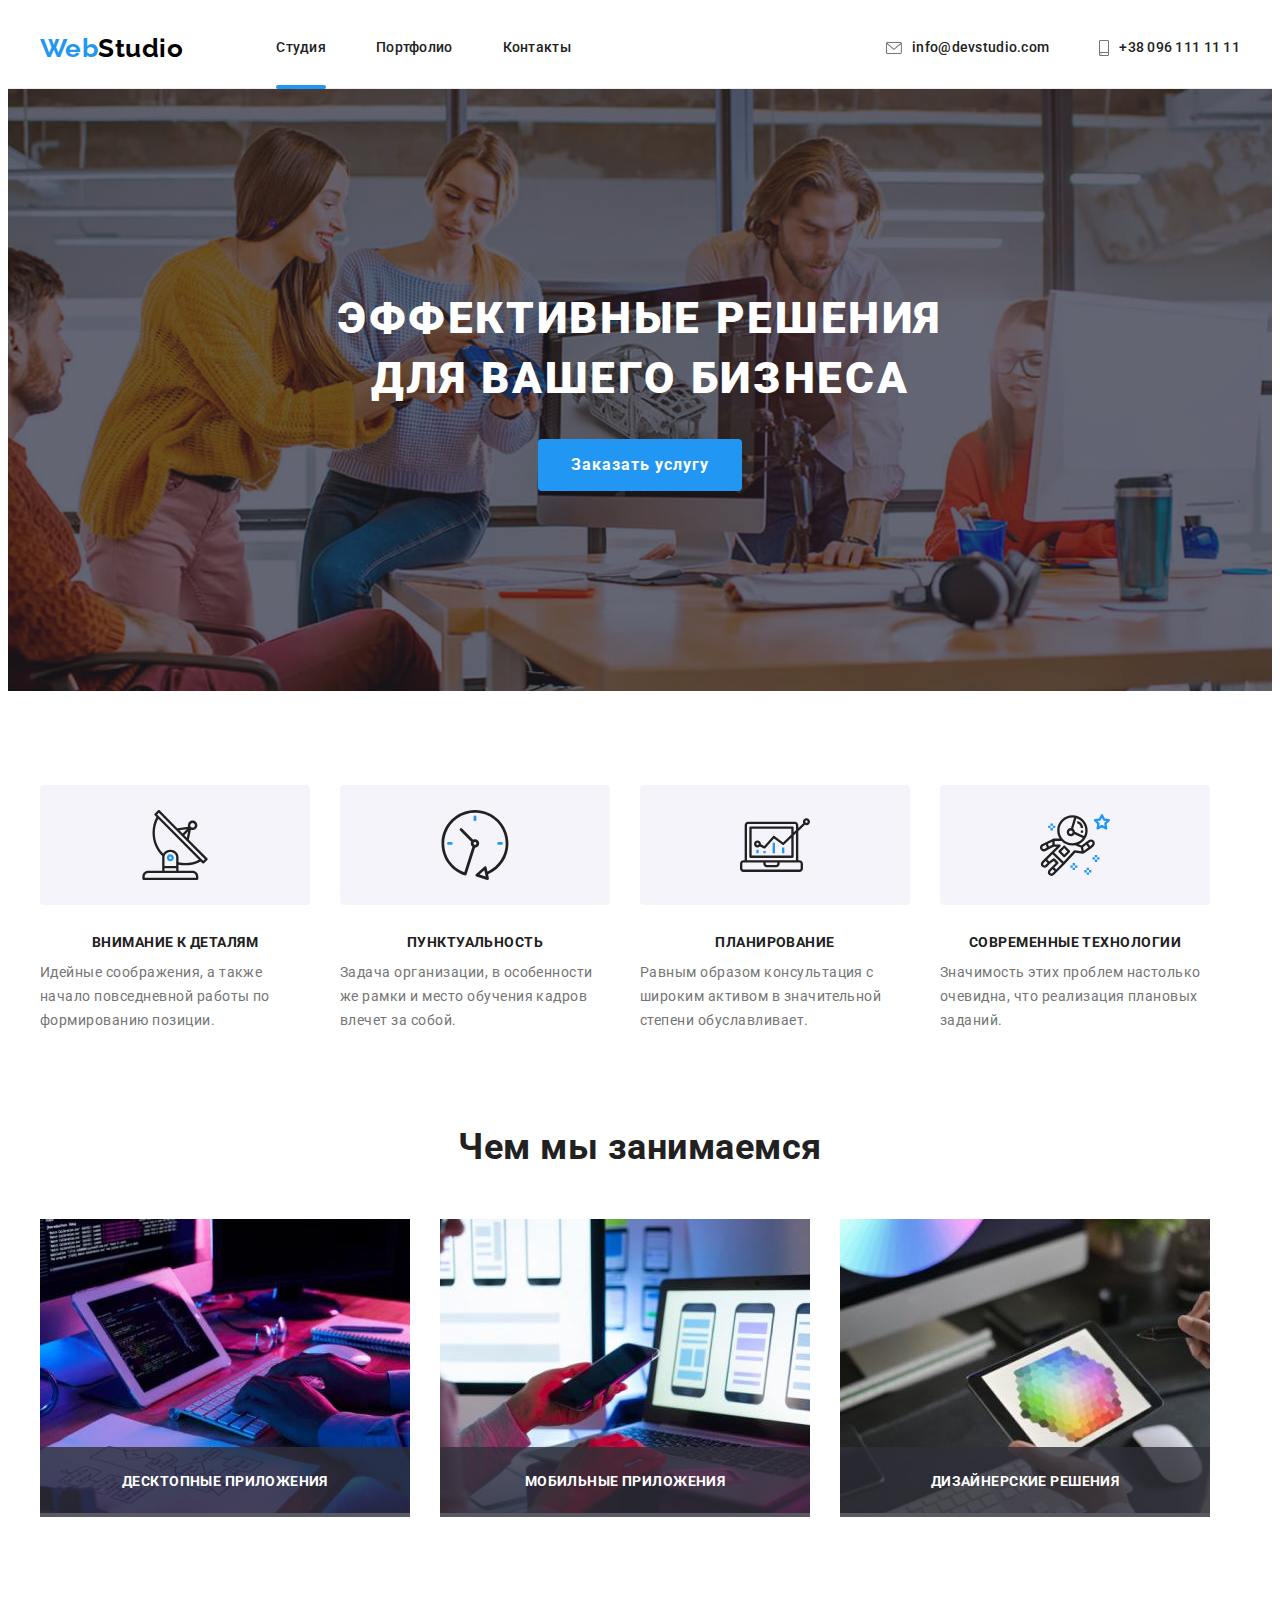
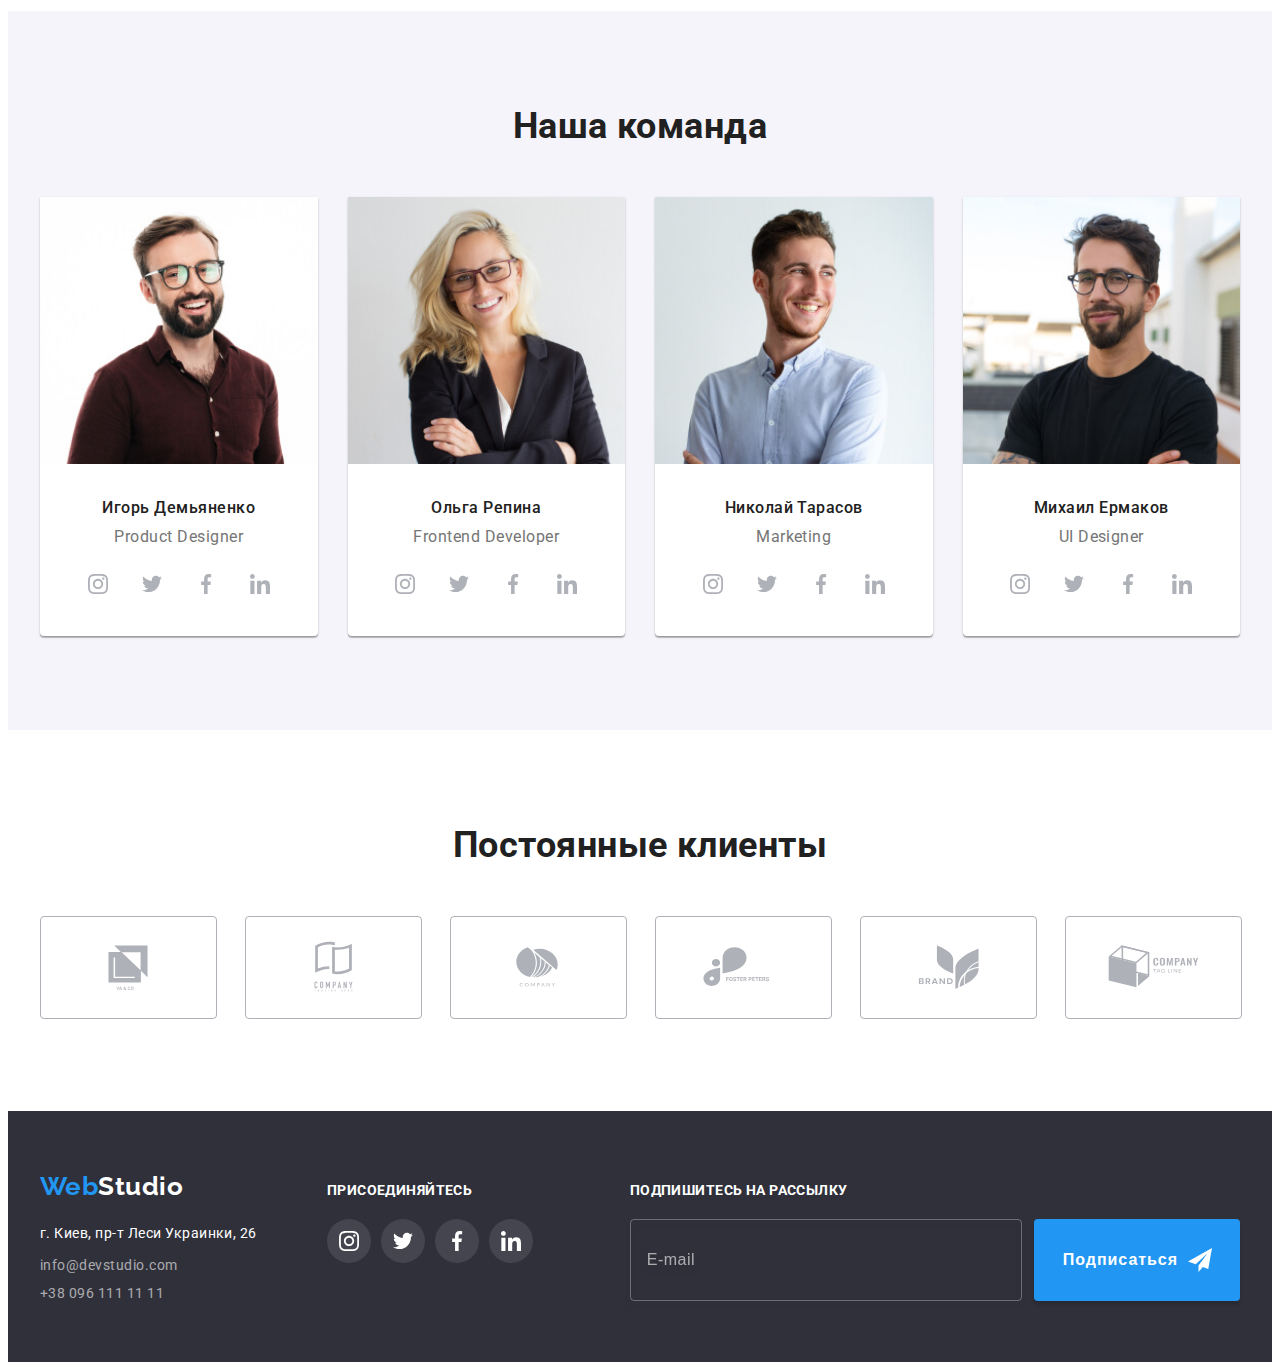
<file: index.html>
<!DOCTYPE html>
<html lang="ru">
    <head>
        <meta charset="UTF-8">
        <meta http-equiv="X-UA-Compatible" content="IE=edge">
        <meta name="viewport" content="width=device-width, initial-scale=1.0">
        <title>Студия</title>
        <link href="https://fonts.googleapis.com/css2?family=Raleway:wght@700&family=Roboto:wght@400;500;700;900&display=swap"
            rel="stylesheet"/>
        <link rel="stylesheet" href="https://cdnjs.cloudflare.com/ajax/libs/modern-normalize/1.1.0/modern-normalize.min.css" integrity="sha512-wpPYUAdjBVSE4KJnH1VR1HeZfpl1ub8YT/NKx4PuQ5NmX2tKuGu6U/JRp5y+Y8XG2tV+wKQpNHVUX03MfMFn9Q==" crossorigin="anonymous" referrerpolicy="no-referrer"/>
        <link rel="stylesheet" href="./css/styles.css"/>
        <link rel="stylesheet" href="./css/main.css" />
    </head>
    <body>
        <header class="page-header">
            <div class="container page-header__main">
                <div class="page-header__container">
                    <a href="/" class="logo"><span class="page-header__logo">Web</span>Studio</a>
                    <div>
                        <button type="button" class="menu__button-burger">
                            <svg class="" width="40" height="40">
                                <use class="icon-menu" href="./images/icons.svg#icon-menu"></use>
                            </svg>
                        </button>
                    </div>
                </div>
                 
                <nav class="page-header__nav">
                        <ul class="page-header__item">
                            <li class="page-header__element"><a href="./" class="page-header__text page-header__text--invers page-header__text--current">Студия</a></li>
                            <li class="page-header__element"><a href="./portfolio.html"
                                                    class="page-header__text page-header__text--invers">Портфолио</a></li>
                            <li class="page-header__element"><a href="" class="page-header__text page-header__text--invers">Контакты</a>
                                            </li>
                        </ul>
                </nav>
                <ul class="page-header__contact">
                    <li class="page-header__title"><a href="mailto:info@devstudio.com"
                        class="page-contact__link page-contact__link--invers">
                        <svg class="page-header__icon page-header__icon--envelope" width="16" height="12">
                            <use href="./images/icons.svg#icon-envelope">
                            </use>
                        </svg>info@devstudio.com</a>
                    </li>
                    <li class="page-header__title"><a href="tel:+380961111111"
                         class="page-contact__link page-contact__link--invers page-contact__link--tel">
                        <svg class="page-header__icon page-header__icon--smartphone" width="10" height="16">
                            <use href="./images/icons.svg#icon-smartphone">
                            </use>
                        </svg>+38 096 111 11 11</a>
                    </li>
                </ul>
                
                <div class="menu is-hidden">
                    
                        <div class="menu-nav">
                        <button type="button" class="menu__button-close">
                            <svg width="40" height="40">
                                <use class="menu__icon-close" href="./images/icons.svg#icon-close"></use>
                            </svg>
                        </button>
                                
                       
                            <ul class="menu-nav__item">
                                <li class="menu-nav__element"><a href="./index.html"
                                        class="menu-nav__text menu-nav__text--invers menu-nav__text--current">Студия</a></li>
                                <li class="menu-nav__element"><a href="./portfolio.html"
                                        class="menu-nav__text menu-nav__text--invers">Портфолио</a></li>
                                <li class="menu-nav__element"><a href="" class="menu-nav__text menu-nav__text--invers">Контакты</a></li>
                            </ul>
                        </div>
                        <div class="connection">
                            <ul class="menu-contact">
                                <li class="menu-contact__item"><a href="tel:+380961111111"
                                        class="menu-contact__tel menu-contact__tel--invers">
                                        +38 096 111 11 11</a>
                                </li>
                                <li class="menu-contact__item"><a href="mailto:info@devstudio.com"
                                        class="menu-contact__mail menu-contact__mail--invers ">
                                        info@devstudio.com</a>
                                </li>
                        
                            </ul>
                            <ul class="header-social">
                                <li class="header-social__item">
                                    <a class="header-social__link" href="">Instagram</a>
                                </li>
                                <li class="header-social__item">
                                    <a class="header-social__link" href="">Twitter</a>
                                </li>
                                <li class="header-social__item">
                                    <a class="header-social__link" href="">Facebook</a>
                                </li>
                                <li class="header-social__item">
                                    <a class="header-social__link" href="">LinkedIn</a>
                                </li>
                            </ul>
                        </div>
                    
                </div>
            </div>
        </header>
                
        <main>
            <section class="section-business">
                <div class="container">
                    <h1 class="section-business__slogan">Эффективные решения <br> для вашего бизнеса</h1>
                    <button type="button" class="section-business__button" data-modal-open>Заказать услугу</button>
                </div>
            </section>
            <section class="examples">
                <div class="container">
                    <h2 class="visually-hidden">секция преимуществ</h2>
                    <ul class="section-feature">
                        <li class="section-feature__item">
                            <div class="advantage">
                                <svg width="70" height="70">
                                    <use href="./images/icons.svg#icon-antenna">
                                    </use>
                                </svg>
                            </div>
                            <h3 class="advantage__name">Внимание к деталям</h3>
                            <p class="advantage__text">Идейные соображения, а также начало повседневной работы по формированию позиции.</p>
                        </li>
                        <li class="section-feature__item">
                            <div class="advantage">
                                <svg width="70" height="70">
                                    <use href="./images/icons.svg#icon-clock">
                                    </use>
                                </svg>
                            </div>
                            <h3 class="advantage__name">Пунктуальность</h3>
                            <p class="advantage__text">Задача организации, в особенности же рамки и место обучения кадров влечет за собой.</p>
                        </li>
                        <li class="section-feature__item">
                            <div class="advantage">
                                <svg width="70" height="70">
                                    <use href="./images/icons.svg#icon-diagram">
                                    </use>
                                </svg>
                            </div>
                            <h3 class="advantage__name">Планирование</h3>
                            <p class="advantage__text">Равным образом консультация с широким активом в значительной степени обуславливает.</p>
                        </li>
                        <li class="section-feature__item">
                            <div class="advantage">
                                <svg width="70" height="70">
                                    <use href="./images/icons.svg#icon-astronaut">
                                    </use>
                                </svg>
                            </div>
                            <h3 class="advantage__name">Современные технологии</h3>
                            <p class="advantage__text">Значимость этих проблем настолько очевидна, что реализация плановых заданий.</p>
                        </li>
                    </ul>
                </div>
            </section>
            <section class="section section-foto reviews">
                <div class="container">
                    <h2 class="section__title">Чем мы занимаемся</h2>
                        <ul class="section-work">
                            <li class="foto">
                                <picture>
                                    <source srcset="./images/occupation/occ-1-desktop.jpg 1x, ./images/occupation/occ-1-desktop@2x.jpg 2x"
                                        media="(min-width: 1200px)" />
                                    <img src="./images/box1.jpg" alt="планшет, руки на клавиатуре, включенный монитор">
                                </picture>
                                
                                <p class="foto__list">Десктопные приложения</p>
                                
                            </li>
                            <li class="foto">
                                <picture>
                                    <source srcset="./images/occupation/occ-2-desktop.jpg 1x, ./images/occupation/occ-2-desktop@2x.jpg 2x"
                                        media="(min-width: 1200px)" />
                                    <img src="./images/box2.jpg" alt="телефон и открытый ноутбук с изображениями телефонов">
                                </picture>
                                
                                <p class="foto__list">Мобильные приложения</p>
                            </li>  
                            <li class="foto">
                                <picture>
                                    <source srcset="./images/occupation/occ-3-desktop.jpg 1x, ./images/occupation/occ-3-desktop@2x.jpg 2x"
                                        media="(min-width: 1200px)" />
                                    <img src="./images/box3.jpg" alt="планшет на рабочем столе">
                                </picture>
                                
                                <p class="foto__list">Дизайнерские решения</p>
                            </li>   
                        </ul>
                </div>
            </section>
            
            <section class="section accent-team"> 
                <div class="container">
                    <h2 class="section__title">Наша команда</h2>
                    <ul class="our-team">
                        <li class="our-team__team">
                            <picture>
                                <source srcset="./images/team/team-1-desktop.jpg 1x, ./images/team/team-1-desktop@2x.jpg 2x"
                                    media="(min-width: 1200px)" />
                                <source srcset="./images/team/team-1-tablet.jpg 1x, ./images/team/team-1-tablet@2x.jpg 2x"
                                    media="(min-width: 768px)" />
                                <source srcset="./images/team/team-1.jpg 1x, ./images/team/team-1@2x.jpg 2x"
                                    media="(min-width: 320px)" />
                                
                                <img class="our-team__img" src="./images/img1.jpg" alt="фото Игоря">
                            </picture>
                           
                            <div class="our-team__member">
                                <h3 class="our-team__name">Игорь Демьяненко</h3>
                                <p class="our-team__position">Product Designer</p>
                                <ul class="our-team__social social">
                                    <li class="social__item">
                                        <a href="" class="social__link">
                                            <svg class="social__icon" width="20" height="20"><use href="./images/icons.svg#icon-instagram"></use></svg>
                                        </a>
                                    </li>
                                    <li class="social__item">
                                        <a href="" class="social__link">
                                            <svg class="social__icon" width="20" height="20">
                                                <use href="./images/icons.svg#icon-twitter"></use>
                                            </svg>
                                        </a>
                                    </li>
                                    <li class="social__item">
                                        <a href="" class="social__link">
                                            <svg class="social__icon" width="20" height="20">
                                                <use href="./images/icons.svg#icon-facebook"></use>
                                            </svg>
                                        </a>
                                    </li>
                                    <li class="social__item">
                                        <a href="" class="social__link">
                                            <svg class="social__icon" width="20" height="20">
                                                <use href="./images/icons.svg#icon-linkedin"></use>
                                            </svg>
                                        </a>
                                    </li>
                                </ul>
                            </div>
                        </li>
                        <li class="our-team__team">
                            <picture>
                                <source srcset="./images/team/team-2-desktop.jpg 1x, ./images/team/team-2-desktop@2x.jpg 2x"
                                    media="(min-width: 1200px)" />
                                <source srcset="./images/team/team-2-tablet.jpg 1x, ./images/team/team-2-tablet@2x.jpg 2x" media="(min-width: 768px)" />
                                <source srcset="./images/team/team-2.jpg 1x, ./images/team/team-2@2x.jpg 2x" media="(min-width: 320px)" />
                                <img class="our-team__img" src="./images/img2.jpg" alt="фото Ольги">
                            </picture>
                           
                            <div class="our-team__member">
                                <h3 class="our-team__name">Ольга Репина</h3>
                                <p class="our-team__position">Frontend Developer</p>
                                <ul class="our-team__social social">
                                    <li class="social__item">
                                        <a href="" class="social__link">
                                            <svg class="social__icon" width="20" height="20">
                                                <use href="./images/icons.svg#icon-instagram"></use>
                                            </svg>
                                        </a>
                                    </li>
                                    <li class="social__item">
                                        <a href="" class="social__link">
                                            <svg class="social__icon" width="20" height="20">
                                                <use href="./images/icons.svg#icon-twitter"></use>
                                            </svg>
                                        </a>
                                    </li>
                                    <li class="social__item">
                                        <a href="" class="social__link">
                                            <svg class="social__icon" width="20" height="20">
                                                <use href="./images/icons.svg#icon-facebook"></use>
                                            </svg>
                                        </a>
                                    </li>
                                    <li class="social__item">
                                        <a href="" class="social__link">
                                            <svg class="social__icon" width="20" height="20">
                                                <use href="./images/icons.svg#icon-linkedin"></use>
                                            </svg>
                                        </a>
                                    </li>
                                </ul>
                            </div>
                        </li>
                        <li class="our-team__team">
                            <picture>
                                <source srcset="./images/team/team-3-desktop.jpg 1x, ./images/team/team-3-desktop@2x.jpg 2x"
                                    media="(min-width: 1200px)" />
                                <source srcset="./images/team/team-3-tablet.jpg 1x, ./images/team/team-3-tablet@2x.jpg 2x" media="(min-width: 768px)" />
                                <source srcset="./images/team/team-3.jpg 1x, ./images/team/team-3@2x.jpg 2x" media="(min-width: 320px)" />
                                <img class="our-team__img" src="./images/img3.jpg" alt="фото Николая">
                            </picture>
                            
                            <div class="our-team__member">
                                <h3 class="our-team__name">Николай Тарасов</h3>
                                <p class="our-team__position">Marketing</p>
                                <ul class="our-team__social social">
                                    <li class="social__item">
                                        <a href="" class="social__link">
                                            <svg class="social__icon" width="20" height="20">
                                                <use href="./images/icons.svg#icon-instagram"></use>
                                            </svg>
                                        </a>
                                    </li>
                                    <li class="social__item">
                                        <a href="" class="social__link">
                                            <svg class="social__icon" width="20" height="20">
                                                <use href="./images/icons.svg#icon-twitter"></use>
                                            </svg>
                                        </a>
                                    </li>
                                    <li class="social__item">
                                        <a href="" class="social__link">
                                            <svg class="social__icon" width="20" height="20">
                                                <use href="./images/icons.svg#icon-facebook"></use>
                                            </svg>
                                        </a>
                                    </li>
                                    <li class="social__item">
                                        <a href="" class="social__link">
                                            <svg class="social__icon" width="20" height="20">
                                                <use href="./images/icons.svg#icon-linkedin"></use>
                                            </svg>
                                        </a>
                                    </li>
                                </ul>
                            </div>
                        </li>
                        <li class="our-team__team">
                            <picture>
                                <source srcset="./images/team/team-4-desktop.jpg 1x, ./images/team/team-4-desktop@2x.jpg 2x"
                                    media="(min-width: 1200px)" />
                                <source srcset="./images/team/team-4-tablet.jpg 1x, ./images/team/team-4-tablet@2x.jpg 2x" media="(min-width: 768px)" />
                                <source srcset="./images/team/team-4.jpg 1x, ./images/team/team-4@2x.jpg 2x" media="(min-width: 320px)" />
                                <img class="our-team__img" src="./images/img4.jpg" alt="фото Михаила">
                            </picture>
                           
                            <div class="our-team__member">
                                <h3 class="our-team__name">Михаил Ермаков</h3>
                                <p class="our-team__position">UI Designer</p>
                                <ul class="our-team__social social">
                                    <li class="social__item">
                                        <a href="" class="social__link">
                                            <svg class="social__icon" width="20" height="20">
                                                <use href="./images/icons.svg#icon-instagram"></use>
                                            </svg>
                                        </a>
                                    </li>
                                    <li class="social__item">
                                        <a href="" class="social__link">
                                            <svg class="social__icon" width="20" height="20">
                                                <use href="./images/icons.svg#icon-twitter"></use>
                                            </svg>
                                        </a>
                                    </li>
                                    <li class="social__item">
                                        <a href="" class="social__link">
                                            <svg class="social__icon" width="20" height="20">
                                                <use href="./images/icons.svg#icon-facebook"></use>
                                            </svg>
                                        </a>
                                    </li>
                                    <li class="social__item">
                                        <a href="" class="social__link">
                                            <svg class="social__icon" width="20" height="20">
                                                <use href="./images/icons.svg#icon-linkedin"></use>
                                            </svg>
                                        </a>
                                    </li>
                                </ul>
                            </div>
                        </li>
                    </ul>
                </div>
            </section>
            <section class="section section-foto">
                <div class="container">
                    <h2 class="section__title">Постоянные клиенты</h2>
                    <ul class="section-client">
                        <li class="section-client__link">
                            <a href="/" class="section-client__image">            
                                <svg class="section-client__icon" width="106" height="60">
                                    <use href="./images/icons.svg#icon-logo6">
                                    </use>
                                </svg>
                            </a>
                        </li>
                        <li class="section-client__link">
                            <a href="" class="section-client__image">
                                <svg class="section-client__icon" width="106" height="60">
                                    <use href="./images/icons.svg#icon-logo5">
                                        </use>
                                </svg>
                            </a>
                        </li>
                        <li class="section-client__link">
                            <a href="" class="section-client__image">
                                <svg class="section-client__icon" width="106" height="60">
                                    <use href="./images/icons.svg#icon-logo4">
                                    </use>
                                </svg>
                            </a>
                        </li>
                        <li class="section-client__link">
                            <a href="" class="section-client__image">
                                <svg class="section-client__icon" width="106" height="60">
                                    <use href="./images/icons.svg#icon-logo3">
                                    </use>
                                </svg>
                            </a>
                            </li>
                        <li class="section-client__link">
                            <a href="" class="section-client__image">
                                <svg class="section-client__icon" width="106" height="60">
                                    <use href="./images/icons.svg#icon-logo1">
                                    </use>
                                </svg>
                            </a>
                        </li>
                        <li class="section-client__link">
                            <a href="" class="section-client__image">
                                <svg class="section-client__icon" width="106" height="60">
                                    <use href="./images/icons.svg#icon-logo2">
                                    </use>
                                </svg>
                            </a>
                        </li>
                    </ul>
                </div>
            </section>

            <footer class="page-footer">
                <div class="container page-footer__container box">
                    <div class="page-footer__social">
                        <a href="/" class="page-footer__logo"><span class="page-header__logo">Web</span>Studio</a>
                        <address class="page-footer__contact">
                            <p class="page-footer__address">г. Киев, пр-т Леси Украинки, 26</p> 
                            <ul class="page-footer__item">
                                <li class="page-footer__auth"><a href="mailto:info@devstudio.com" class="page-footer__link">info@devstudio.com</a></li>
                                <li class="page-footer__auth"><a href="tel:++380961111111" class="page-footer__link">+38 096 111 11 11</a>
                            </ul>
                        </address>
                    </div>
                    <div class="box-footer">
                        <h2 class="box-footer__text">присоединяйтесь</h2>
                        <ul class="box-footer__link">
                            <li class="box-footer__social">
                                <a href="/" class="box-footer__image">
                                    <svg class="box-footer__icon" width="20" height="20"><use href="./images/icons.svg#icon-instagram"></use></svg>
                                </a> 
                            </li>
                            <li class="box-footer__social">
                                <a href="/" class="box-footer__image">
                                    <svg class="box-footer__icon" width="20" height="20">
                                        <use href="./images/icons.svg#icon-twitter"></use>
                                    </svg>
                                </a>    
                            </li>
                            <li class="box-footer__social">
                                <a href="/" class="box-footer__image">
                                    <svg class="box-footer__icon" width="20" height="20">
                                        <use href="./images/icons.svg#icon-facebook"></use>
                                    </svg>
                                </a>
                            </li>
                            <li class="box-footer__social">
                                <a href="/" class="box-footer__image">
                                    <svg class="box-footer__icon" width="20" height="20">
                                        <use href="./images/icons.svg#icon-linkedin"></use>
                                    </svg>
                                </a>
                            </li>
                        </ul>
                    </div> 
                           
                    <div class="box-online box-online--margin-left">
                        <p class="box-footer__text box-footer__margin-bottom">Подпишитесь на рассылку</p>
                        <form action="#" class="box-online__form">
                            <input type="email" class="box-online__input" placeholder="E-mail"/>
                            <div class="box-online__button button-online">
                                <button type="submit" class="button-online__input">Подписаться
                                    <svg class="button-online__icon online-icon" width="24" height="24">
                                        <use href="./images/icons.svg#icon-icon-send"></use>
                                    </svg>
                                </button>
                            </div>
                        </form>
                    </div>
                </div>
            </footer>
            
        </main> 
        <div class="backdrop is-hidden" data-modal>
            <div class="modal">
                <button type="button" class="modal-close" data-modal-close>
                    <svg class="modal-close-icon" width="18" height="18">
                        <use href="./images/icons.svg#icon-close"></use>
                    </svg>
                </button>
                <p class="modal-title">Оставьте свои данные, мы вам перезвоним</p>
                <form action="#" class="modal-form">
                    <div class="modal-field">
                        <label for="user-name" class="form-input__text">Имя</label>
                        <div class="modal-user-icon">
                            <input type="text" id="user-name" name="user-name" class="modal-form-input" required minlength="2" placeholder=""/>
                            <svg class="modal-icon-name" width="18" height="18">
                                <use href="./images/icons.svg#icon-person"></use>
                            </svg>
                        </div>
                        
                    </div>
                    <div class="modal-field">
                        <label for="user-tel" class="form-input__text">Телефон</label>
                        <div class="modal-user-icon">
                            <input type="tel" name="user-tel" id="user-tel" class="modal-form-input" placeholder=""
                                title="+38 (096) 111-11-11" required pattern="[\+]\d{2}\s[\(]\d{3}[\)]\s\d{3}[\-]\d{2}[\-]\d{2}" />
                            <svg class="modal-icon-name" width="18" height="18">
                                <use href="./images/icons.svg#icon-phone"></use>
                            </svg>
                        </div>
                        
                    </div>
                        
                        
                    <div class="modal-field">
                        <label for="user-email" class="form-input__text">Почта</label>
                        <div class="modal-user-icon">
                            <input type="email" id="user-email" name="user-email" class="modal-form-input" placeholder="" />
                            <svg class="modal-icon-name" width="18" height="18">
                                <use href="./images/icons.svg#icon-email"></use>
                            </svg>
                        </div>
                        
                    </div>
                        
                    <div class="modal-field">
                        <label for="user-text" class="form-input__text">Комментарий</label>
                        <textarea 
                        name="user-text" 
                        id="user-text" 
                        class="modal-form-text" 
                        placeholder="Введите текст">Введите текст</textarea>
                    </div>
                    <div class="modal-field">
                        <input type="checkbox" name="policy" id="policy" class="modal-check visually-hidden"/>
                        <label for="policy" class="check-text">
                            <span class="check-icon">
                                <svg class="modal-check-icon" width="11" height="8">
                                <use href="./images/icons.svg#icon-vector"></use>
                                </svg>
                            </span> Соглашаюсь с рассылкой и принимаю <a href="" class="check-link"> Условия договора</a> 
                        </label>
                    </div> 
                   
                    
                    <button type="submit" class="button-input modal-button">Отправить</button>
                </form>


            </div>
        
        </div>
        <script src="./js/modal.js"></script>
        <script src="./js/menu.js"></script>
        
    </body>
    
</html>
</file>
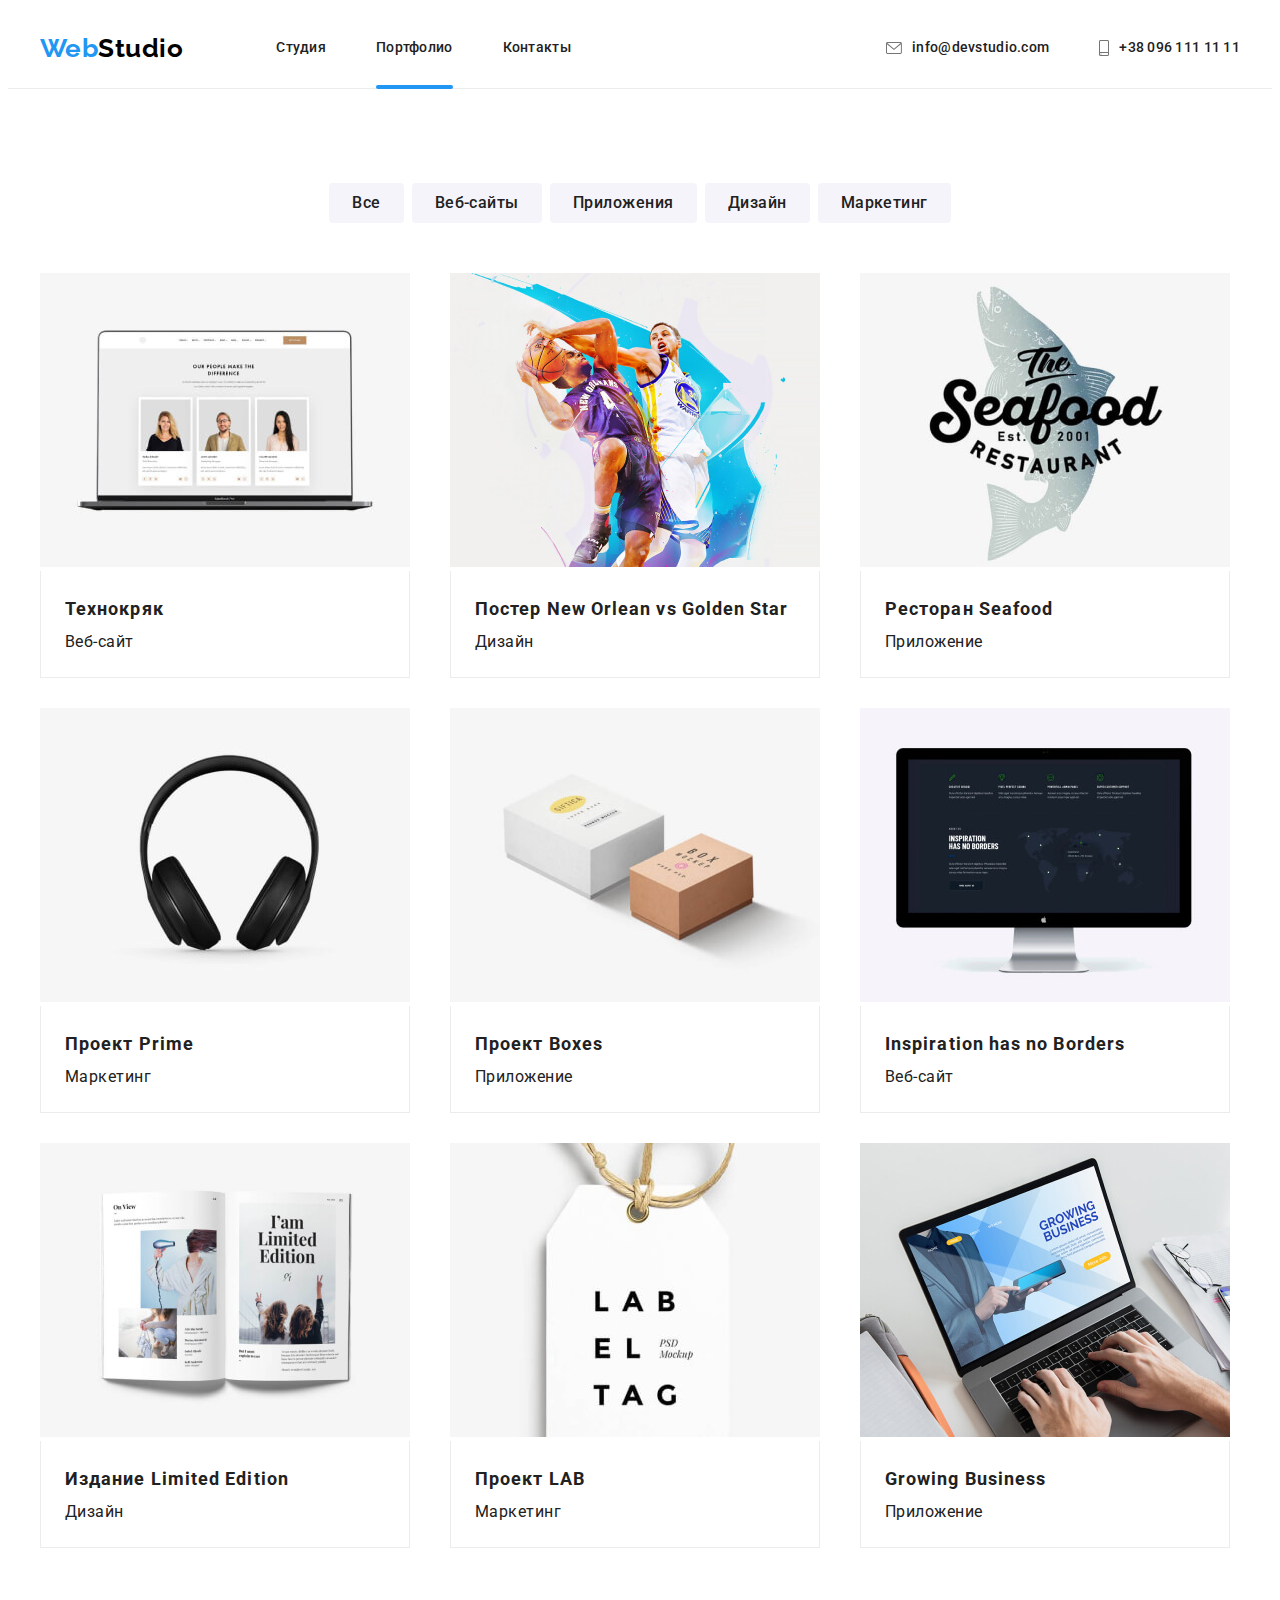
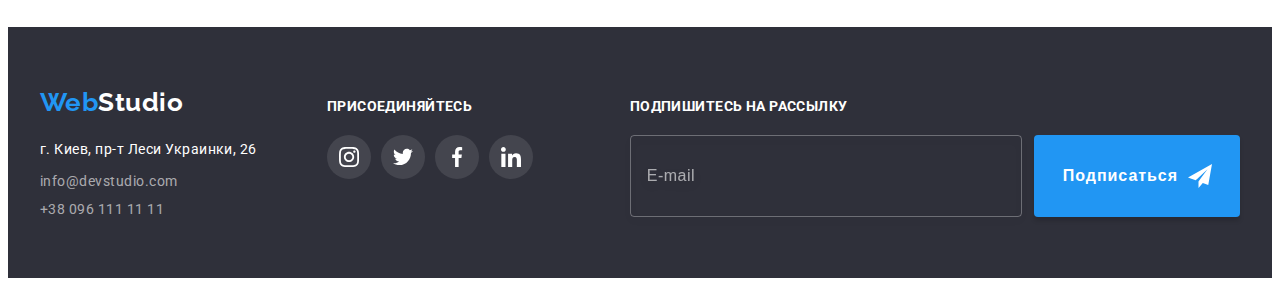
<file: portfolio.html>
<!DOCTYPE html>
<html lang="ru">

<head>
    <meta charset="UTF-8">
    <meta http-equiv="X-UA-Compatible" content="IE=edge">
    <meta name="viewport" content="width=device-width, initial-scale=1.0">
    <title>Портфолио</title>
    <link href="https://fonts.googleapis.com/css2?family=Raleway:wght@700&family=Roboto:wght@400;500;700;900&display=swap"
        rel="stylesheet"/>
    <link rel="stylesheet" href="https://cdnjs.cloudflare.com/ajax/libs/modern-normalize/1.1.0/modern-normalize.min.css"
        integrity="sha512-wpPYUAdjBVSE4KJnH1VR1HeZfpl1ub8YT/NKx4PuQ5NmX2tKuGu6U/JRp5y+Y8XG2tV+wKQpNHVUX03MfMFn9Q=="
        crossorigin="anonymous" referrerpolicy="no-referrer"/>
    <link rel="stylesheet" href="./css/styles.css"/>
    <link rel="stylesheet" href="./css/portfolio.css" />
</head>

<body>
    <header class="page-header">
        <div class="container page-header__main">
            <div class="page-header__container">
                <a href="/" class="logo"><span class="page-header__logo">Web</span>Studio</a>
                <div>
                    <button type="button" class="menu__button-burger">
                        <svg class="" width="40" height="40">
                            <use class="icon-menu" href="./images/icons.svg#icon-menu"></use>
                        </svg>
                        </button>
                </div>
            </div>
                 
            <nav class="page-header__nav">
                    <ul class="page-header__item">
                        <li class="page-header__element"><a href="./" class="page-header__text page-header__text--invers">Студия</a></li>
                        <li class="page-header__element"><a href="./portfolio.html"
                                                    class="page-header__text page-header__text--invers page-header__text--current">Портфолио</a></li>
                        <li class="page-header__element"><a href="" class="page-header__text page-header__text--invers">Контакты</a>
                                            </li>
                    </ul>
            </nav>
            <ul class="page-header__contact">
                <li class="page-header__title"><a href="mailto:info@devstudio.com"
                                                class="page-contact__link page-contact__link--invers">
                    <svg class="page-header__icon page-header__icon--envelope" width="16" height="12">
                        <use href="./images/icons.svg#icon-envelope">
                            </use>
                       </svg>info@devstudio.com</a>
                </li>
                <li class="page-header__title"><a href="tel:+380961111111"
                                                class="page-contact__link page-contact__link--invers page-contact__link--tel">
                    <svg class="page-header__icon page-header__icon--smartphone" width="10" height="16">
                        <use href="./images/icons.svg#icon-smartphone">
                            </use>
                    </svg>+38 096 111 11 11</a>
                </li>
            </ul>
                
                <div class="menu is-hidden">
                    
                        <div class="menu-nav">
                        <button type="button" class="menu__button-close">
                            <svg width="40" height="40">
                                <use class="menu__icon-close" href="./images/icons.svg#icon-close"></use>
                            </svg>
                        </button>
                                
                       
                            <ul class="menu-nav__item">
                                <li class="menu-nav__element"><a href="./index.html"
                                        class="menu-nav__text menu-nav__text--invers menu-nav__text--current">Студия</a></li>
                                <li class="menu-nav__element"><a href="./portfolio.html"
                                        class="menu-nav__text menu-nav__text--invers">Портфолио</a></li>
                                <li class="menu-nav__element"><a href="" class="menu-nav__text menu-nav__text--invers">Контакты</a></li>
                            </ul>
                        </div>
                        <div class="connection">
                            <ul class="menu-contact">
                                <li class="menu-contact__item"><a href="tel:+380961111111"
                                        class="menu-contact__tel menu-contact__tel--invers">
                                        +38 096 111 11 11</a>
                                </li>
                                <li class="menu-contact__item"><a href="mailto:info@devstudio.com"
                                        class="menu-contact__mail menu-contact__mail--invers ">
                                        info@devstudio.com</a>
                                </li>
                        
                            </ul>
                            <ul class="header-social">
                                <li class="header-social__item">
                                    <a class="header-social__link" href="">Instagram</a>
                                </li>
                                <li class="header-social__item">
                                    <a class="header-social__link" href="">Twitter</a>
                                </li>
                                <li class="header-social__item">
                                    <a class="header-social__link" href="">Facebook</a>
                                </li>
                                <li class="header-social__item">
                                    <a class="header-social__link" href="">LinkedIn</a>
                                </li>
                            </ul>
                        </div>
                    
                </div>
            </div>
        </header>
    
    <main>
        <section class="section-filther">
            <div class="container">
                
                <h1 class="visually-hidden">фильтр</h1>
                
                <ul class="section-filther__item">
                    <li class="section-filther__button">
                            <button type="button" class="button">Все</button>
                    </li>
                    <li class="section-filther__button">
                            <button type="button" class="button">Веб-сайты</button>
                    </li>
                    <li class="section-filther__button">
                            <button type="button" class="button">Приложения</button>
                    </li>
                    <li class="section-filther__button">
                            <button type="button" class="button">Дизайн</button>
                    </li>
                    <li class="section-filther__button">
                            <button type="button" class="button">Маркетинг</button>
                    </li>
                </ul>
           
                <h2 class="visually-hidden">Услуги</h2>
                <ul class="card-set">
                    <li class="card-set__element">
                        
                        <a href="/" class="filther-element card-set__filther card-set--posicion">
                            <div class="flex-element-wrap">
                                <picture>
                                    <source srcset="./images/works/works-1-desktop.jpg   1x, 
                                    ./images//works/works-1-desktop@2x.jpg 2x" 
                                        media="(min-width: 1200px)" />
                                    <source srcset="./images/works/works-1-tablet.jpg 1x, 
                                    ./images/works/works-1-tablet@2x.jpg 2x"
                                        media="(min-width: 768px)" />
                                    <source srcset="./images/works/works-1.jpg 1x, ./images/works/works-1@2x.jpg 2x"
                                        media="(min-width: 320px)" />
                                    <img class="card-set__img" src="./images/img5.jpg" alt="открытый ноутбук с фото сотрудников" width="370" height="294">
                                </picture>
                                <p class="flex-element-text">Технокряк это современная площадка распространения коронавируса. Компании используют эту платформу для цифрового
                                шпионажа и атак на защищённые сервера конкурентов.</p>
                            </div>
                            <div class="card-set__text">
                                <h3 class="card-set__name">Технокряк</h3>
                                <p class="card-set__posicion">Веб-сайт</p>
                            </div>
                        
                        </a>

                    </li>
                    <li class="card-set__element">
                        <a href="/" class="filther-element card-set__filther card-set--posicion">
                            <div class="flex-element-wrap">
                                <picture>
                                    <source srcset="./images/works/works-2-desktop.jpg   1x, 
                                                     ./images//works/works-2-desktop@2x.jpg 2x" media="(min-width: 1200px)" />
                                    <source srcset="./images/works/works-2-tablet.jpg 1x, 
                                                     ./images/works/works-2-tablet@2x.jpg 2x" media="(min-width: 768px)" />
                                    <source srcset="./images/works/works-2.jpg 1x, 
                                                    ./images/works/works-2@2x.jpg 2x" 
                                        media="(min-width: 320px)" />
                                    <img class="card-set__img" src="./images/img6.jpg" alt="два баскетболиста с мячем" width="370" height="294">
                                </picture>
                                
                                <p class="flex-element-text">Технокряк это современная площадка распространения коронавируса. Компании используют эту
                                платформу для цифрового
                                шпионажа и атак на защищённые сервера конкурентов.</p>
                            </div>
                            <div class="card-set__text">
                                    <h3 class="card-set__name">Постер New Orlean vs Golden Star</h3>
                                    <p class="card-set__posicion">Дизайн</p>
                                </div>
                            </a>
                    </li>
                    <li class="card-set__element">
                        <a href="/" class="filther-element card-set__filther card-set--posicion">
                            <div class="flex-element-wrap">
                                <picture>
                                    <source srcset="./images/works/works-3-desktop.jpg 1x, 
                                                    ./images//works/works-3-desktop@2x.jpg 2x"
                                        media="(min-width: 1200px)" />
                                    <source srcset="./images/works/works-3-tablet.jpg 1x, 
                                                    ./images/works/works-3-tablet@2x.jpg 2x"
                                        media="(min-width: 768px)" />
                                    <source srcset="./images/works/works-3.jpg 1x, 
                                                    ./images/works/works-3@2x.jpg 2x" media="(min-width: 320px)" />
                                    <img class="card-set__img" src="./images/img7.jpg" alt="логотип ресторана в виде рыбы с надписью сифуд" width="370" height="294">
                                </picture>
                                
                                <p class="flex-element-text">Технокряк это современная площадка распространения коронавируса. Компании используют эту
                                платформу для цифрового
                                шпионажа и атак на защищённые сервера конкурентов.</p>
                            </div>
                            <div class="card-set__text">
                                    <h3 class="card-set__name">Ресторан Seafood</h3>
                                    <p class="card-set__posicion">Приложение</p>
                                </div>
                        </a>
                    </li>
                    <li class="card-set__element">
                        <a href="/" class="filther-element card-set__filther card-set--posicion">
                            <div class="flex-element-wrap">
                                <picture>
                                    <source srcset="./images/works/works-4-desktop.jpg 1x, 
                                                    ./images//works/works-4-desktop@2x.jpg 2x"
                                        media="(min-width: 1200px)" />
                                    <source srcset="./images/works/works-4-tablet.jpg 1x, 
                                                    ./images/works/works-4-tablet@2x.jpg 2x"
                                        media="(min-width: 768px)" />
                                    <source srcset="./images/works/works-4.jpg 1x, 
                                                    ./images/works/works-4@2x.jpg 2x" media="(min-width: 320px)" />
                                    <img class="card-set__img" src="./images/img8.jpg" alt="наушники, которые одеваются на голову" width="370" height="294">
                                </picture>
                                
                                <p class="flex-element-text">Технокряк это современная площадка распространения коронавируса. Компании используют эту
                                платформу для цифрового
                                шпионажа и атак на защищённые сервера конкурентов.</p>
                            </div>
                            <div class="card-set__text">
                                    <h3 class="card-set__name">Проект Prime</h3>
                                    <p class="card-set__posicion">Маркетинг</p>
                            </div>
                        </a>
                    </li>
                    <li class="card-set__element">
                        <a href="/" class="filther-element card-set__filther card-set--posicion">
                            <div class="flex-element-wrap">
                                <picture>
                                    <source srcset="./images/works/works-5-desktop.jpg 1x, 
                                                    ./images//works/works-5-desktop@2x.jpg 2x"
                                        media="(min-width: 1200px)" />
                                    <source srcset="./images/works/works-5-tablet.jpg 1x, 
                                                    ./images/works/works-5-tablet@2x.jpg 2x"
                                        media="(min-width: 768px)" />
                                    <source srcset="./images/works/works-5.jpg 1x, 
                                                    ./images/works/works-5@2x.jpg 2x" media="(min-width: 320px)" />
                                    <img class="card-set__img" src="./images/img9.jpg" alt="две коробочки разныех цветов и размеров" width="370" height="294">
                                </picture>
                                
                                <p class="flex-element-text">Технокряк это современная площадка распространения коронавируса. Компании используют эту
                                платформу для цифрового
                                шпионажа и атак на защищённые сервера конкурентов.</p>
                            </div>
                            <div class="card-set__text">
                                    <h3 class="card-set__name">Проект Boxes</h3>
                                    <p class="card-set__posicion">Приложение</p>
                            </div>
                        </a>
                    </li>
                    <li class="card-set__element">
                        <a href="/" class="filther-element card-set__filther card-set--posicion">
                            <div class="flex-element-wrap">
                                <picture>
                                    <source srcset="./images/works/works-6-desktop.jpg 1x, 
                                                    ./images//works/works-6-desktop@2x.jpg 2x"
                                        media="(min-width: 1200px)" />
                                    <source srcset="./images/works/works-6-tablet.jpg 1x, 
                                                    ./images/works/works-6-tablet@2x.jpg 2x"
                                        media="(min-width: 768px)" />
                                    <source srcset="./images/works/works-6.jpg 1x, 
                                                    ./images/works/works-6@2x.jpg 2x" media="(min-width: 320px)" />
                                    <img class="card-set__img" src="./images/img10.jpg" alt="фото Игоря" width="370" height="294">
                                </picture>
                                
                                <p class="flex-element-text">Технокряк это современная площадка распространения коронавируса. Компании используют эту
                                платформу для цифрового
                                шпионажа и атак на защищённые сервера конкурентов.</p>
                            </div>
                            <div class="card-set__text">
                                    <h3 class="card-set__name">Inspiration has no Borders</h3>
                                    <p class="card-set__posicion">Веб-сайт</p>
                            </div>
                        </a>
                    </li>
                    <li class="card-set__element">
                        <a href="/" class="filther-element card-set__filther card-set--posicion">
                            <div class="flex-element-wrap">
                                <picture>
                                    <source srcset="./images/works/works-7-desktop.jpg 1x, 
                                                    ./images//works/works-7-desktop@2x.jpg 2x"
                                        media="(min-width: 1200px)" />
                                    <source srcset="./images/works/works-7-tablet.jpg 1x, 
                                                    ./images/works/works-7-tablet@2x.jpg 2x"
                                        media="(min-width: 768px)" />
                                    <source srcset="./images/works/works-7.jpg 1x, 
                                                    ./images/works/works-7@2x.jpg 2x" media="(min-width: 320px)" />
                                    <img class="card-set__img" src="./images/img11.jpg" alt="фото Игоря" width="370" height="294">
                                </picture>
                                
                                <p class="flex-element-text">Технокряк это современная площадка распространения коронавируса. Компании используют эту
                                платформу для цифрового
                                шпионажа и атак на защищённые сервера конкурентов.</p>
                            </div>
                            <div class="card-set__text">
                                    <h3 class="card-set__name">Издание Limited Edition</h3>
                                    <p class="card-set__posicion">Дизайн</p>
                            </div>
                        </a>
                    </li>
                    <li class="card-set__element">
                        <a href="/" class="filther-element card-set__filther card-set--posicion">
                            <div class="flex-element-wrap">
                                <picture>
                                    <source srcset="./images/works/works-8-desktop.jpg 1x, 
                                                    ./images//works/works-8-desktop@2x.jpg 2x"
                                        media="(min-width: 1200px)" />
                                    <source srcset="./images/works/works-8-tablet.jpg 1x, 
                                                    ./images/works/works-8-tablet@2x.jpg 2x"
                                        media="(min-width: 768px)" />
                                    <source srcset="./images/works/works-8.jpg 1x, 
                                                    ./images/works/works-8@2x.jpg 2x" media="(min-width: 320px)" />
                                    <img class="card-set__img" src="./images/img12.jpg" alt="фото Игоря" width="370" height="294">
                                </picture>
                                
                                <p class="flex-element-text">Технокряк это современная площадка распространения коронавируса. Компании используют эту
                                платформу для цифрового
                                шпионажа и атак на защищённые сервера конкурентов.</p>
                            </div>
                            <div class="card-set__text">
                                    <h3 class="card-set__name">Проект LAB</h3>
                                    <p class="card-set__posicion">Маркетинг</p>
                            </div>
                        </a>
                    </li>
                    <li class="card-set__element">
                        <a href="/" class="filther-element card-set__filther card-set--posicion">
                            <div class="flex-element-wrap">
                                <picture>
                                    <source srcset="./images/works/works-9-desktop.jpg 1x, 
                                                    ./images//works/works-9-desktop@2x.jpg 2x"
                                        media="(min-width: 1200px)" />
                                    <source srcset="./images/works/works-9-tablet.jpg 1x, 
                                                    ./images/works/works-9-tablet@2x.jpg 2x"
                                        media="(min-width: 768px)" />
                                    <source srcset="./images/works/works-9.jpg 1x, 
                                                    ./images/works/works-9@2x.jpg 2x" media="(min-width: 320px)" />
                                    <img class="card-set__img" src="./images/img13.jpg" alt="фото Игоря" width="370" height="294">
                                </picture>
                                
                                <p class="flex-element-text">Технокряк это современная площадка распространения коронавируса. Компании используют эту
                                платформу для цифрового
                                шпионажа и атак на защищённые сервера конкурентов.</p>
                            </div>
                            <div class="card-set__text">
                                    <h3 class="card-set__name">Growing Business</h3>
                                    <p class="card-set__posicion">Приложение</p>
                            </div>
                        </a>
                    </li>
                </ul>
            </div>
            
        </section>
        <footer class="page-footer">
            <div class="container page-footer__container box">
                <div class="page-footer__social">
                    <a href="/" class="page-footer__logo"><span class="page-header__logo">Web</span>Studio</a>
                    <address class="page-footer__contact">
                        <p class="page-footer__address">г. Киев, пр-т Леси Украинки, 26</p>
                        <ul class="page-footer__item">
                            <li class="page-footer__auth"><a href="mailto:info@devstudio.com"
                                    class="page-footer__link">info@devstudio.com</a></li>
                            <li class="page-footer__auth"><a href="tel:++380961111111" class="page-footer__link">+38 096 111 11
                                    11</a>
                        </ul>
                    </address>
                </div>
                <div class="box-footer">
                    <h2 class="box-footer__text">присоединяйтесь</h2>
                    <ul class="box-footer__link">
                        <li class="box-footer__social">
                            <a href="/" class="box-footer__image">
                                <svg class="box-footer__icon" width="20" height="20">
                                    <use href="./images/icons.svg#icon-instagram"></use>
                                </svg>
                            </a>
                        </li>
                        <li class="box-footer__social">
                            <a href="/" class="box-footer__image">
                                <svg class="box-footer__icon" width="20" height="20">
                                    <use href="./images/icons.svg#icon-twitter"></use>
                                </svg>
                            </a>
                        </li>
                        <li class="box-footer__social">
                            <a href="/" class="box-footer__image">
                                <svg class="box-footer__icon" width="20" height="20">
                                    <use href="./images/icons.svg#icon-facebook"></use>
                                </svg>
                            </a>
                        </li>
                        <li class="box-footer__social">
                            <a href="/" class="box-footer__image">
                                <svg class="box-footer__icon" width="20" height="20">
                                    <use href="./images/icons.svg#icon-linkedin"></use>
                                </svg>
                            </a>
                        </li>
                    </ul>
                </div>
        
                <div class="box-online box-online--margin-left">
                    <p class="box-footer__text box-footer__margin-bottom">Подпишитесь на рассылку</p>
                    <form action="#" class="box-online__form">
                        <input type="email" class="box-online__input" placeholder="E-mail" />
                        <div class="box-online__button button-online">
                            <button type="submit" class="button-online__input">Подписаться
                                <svg class="button-online__icon online-icon" width="24" height="24">
                                    <use href="./images/icons.svg#icon-icon-send"></use>
                                </svg>
                            </button>
                        </div>
                    </form>
                </div>
            </div>
        </footer>
    </main>
    <script src="./js/menu.js"></script>
</body>

</html>
</file>
<file: css/styles.css>
/* цвет основного текста #212121 */
/* вторичный цвет #757575 */
/* акцент #2196F3 */
/* вторичный цвет фона #F5F4FA; */

/* ---------------------------header----------------- */

/* ------------   section Ч Е М  М Ы  З А Н И М А Е М С Я   -----------=*/

/* ---------- business slogan Э Ф Ф Е К Т И В Н Ы Е   Р Е Ш Е Н И Я ------------ */

/* ----- advantage С Е К Ц И Я  П Р Е И М У Щ Е С Т В ----- */

/* -------------------------------    Н А Ш А   К О М А Н Д А  -------------------- */

/* ---------------------------------footer--------------------------------- */

/* ----------- button      К Н О П К А -------------- */

/* ------------ sectione-services П О Р Т Ф О Л И О --------- */

/* --------------------П О С Т О Я Н Н Ы Е  К Л И Е Н Т Ы ----------------------*/

/*------------------М О Д А Л Ь Н О Е   О К Н О ---------------*/
</file>
<file: css/main.css>
.page-header {
  border-bottom: 1px solid #ececec;
}

.page-header__main {
  position: relative;
}

@media screen and (min-width: 768px) {
  .page-header__main {
    display: flex;
    align-items: center;
  }
}

@media screen and (min-width: 1200px) {
  .page-header__container {
    display: flex;
    flex-direction: column;
    align-items: center;
  }
}

@media screen and (max-width: 767px) {
  .page-header__container {
    display: flex;
    justify-content: space-between;
    align-items: center;
    padding-top: 16px;
    padding-bottom: 16px;
  }
}

.page-header__nav {
  display: flex;
  align-items: center;
}

.page-header__contact {
  display: flex;
  flex-direction: column;
  justify-content: center;
  margin-left: auto;
  list-style: none;
  margin-top: 0;
  margin-bottom: 0;
  color: var(--accent-color);
}

@media screen and (min-width: 1200px) {
  .page-header__contact {
    flex-direction: row;
  }
}

.page-header__item {
  display: flex;
  margin-left: 88px;
}

@media screen and (min-width: 1200px) {
  .page-header__item {
    margin-left: 93px;
  }
}

.page-header__element:not(:last-child) {
  margin-right: 50px;
}

.page-header__item .page-header__text .current {
  color: var(--accent-color);
}

.page-header__text {
  color: var(--title-text-color);
  list-style: none;
}

.page-header__text--current::after {
  position: absolute;
  content: '';
  width: 100%;
  height: 4px;
  background-color: #2196f3;
  border-radius: 2px;
  left: 0;
  bottom: -1px;
}

@media screen and (min-width: 768px) and (max-width: 1199px) {
  .page-header__title:not(:last-child) {
    margin-bottom: 10px;
  }
}

.page-header__text {
  display: none;
}

@media screen and (min-width: 768px) {
  .page-header__text {
    position: relative;
    align-items: center;
    color: var(--primary-text-color);
    display: block;
    text-decoration: none;
    padding-top: 32px;
    padding-bottom: 32px;
    font-weight: 500;
    font-size: 14px;
    line-height: 1.14;
    letter-spacing: 0.02em;
    transition: color 250ms cubic-bezier(0.4, 0, 0.2, 1);
  }
}

.page-contact__link {
  display: none;
}

@media screen and (min-width: 768px) {
  .page-contact__link {
    position: relative;
    display: flex;
    align-items: center;
    color: var(--primary-text-color);
    text-decoration: none;
    font-weight: 500;
    font-size: 14px;
    line-height: 1.14;
    letter-spacing: 0.02em;
    transition: color 250ms cubic-bezier(0.4, 0, 0.2, 1);
  }
}

@media screen and (min-width: 1200px) {
  .page-contact__link--tel {
    margin-left: 50px;
  }
}

.page-header__text--invers:hover,
.page-header__text--invers:focus {
  color: var(--accent-color);
  outline: none;
}

.page-contact__link--invers:hover,
.page-contact__link--invers:focus {
  color: var(--accent-color);
  outline: none;
}

.page-contact__link:hover .page-header__icon,
.page-contact__link:focus .page-header__icon {
  fill: var(--accent-color);
  outline: none;
}

.page-header__icon {
  margin-right: 10px;
  fill: #757575;
}

.page-header__icon--envelope:hover,
.page-header__icon--envelope:focus {
  fill: var(--accent-color);
}

.page-header__icon--smartphone:hover,
.page-header__icon--smartphone:focus {
  fill: var(--accent-color);
}

.menu {
  position: fixed;
  background-color: #ffffff;
  top: 0;
  left: -15px;
  overflow: auto;
  z-index: 5;
  transition: opacity 250ms cubic-bezier(0.4, 0, 0.2, 1), visibility 250ms;
  width: calc(100% + 30px);
  height: 100%;
  display: flex;
  padding: 48px 40px;
  flex-direction: column;
  justify-content: space-between;
}

@media screen and (min-width: 768px) {
  .menu {
    display: none;
  }
}

.menu__button-burger {
  display: block;
  margin: 0;
  padding: 0;
  top: 10px;
  right: 15px;
  border: none;
  background-color: transparent;
}

.menu__button-burger:hover, .menu__button-burger:focus {
  fill: var(--accent-color);
  outline: none;
}

@media screen and (min-width: 768px) {
  .menu__button-burger {
    display: none;
  }
}

.menu__button-close {
  position: absolute;
  top: 10px;
  right: 15px;
  padding: 0;
  border: none;
  background-color: transparent;
  display: block;
}

.menu__button-close:hover, .menu__button-close:focus {
  fill: var(--accent-color);
  outline: none;
}

.menu-nav__element:not(:last-child) {
  margin-bottom: 32px;
}

.menu-nav__text {
  font-style: normal;
  font-weight: 500;
  font-size: 40px;
  line-height: 1.18;
  letter-spacing: 0.02em;
  color: #212121;
  text-decoration: none;
}

.menu-nav__text--current {
  color: var(--accent-color);
}

.menu-contact__tel {
  display: block;
  font-style: normal;
  font-weight: 500;
  font-size: 34px;
  line-height: 1.18;
  letter-spacing: 0.02em;
  color: #2196f3;
  text-decoration: none;
}

.menu-contact__mail {
  display: block;
  margin-top: 32px;
  font-style: normal;
  font-weight: 500;
  font-size: 24px;
  line-height: 1.17;
  letter-spacing: 0.02em;
  color: #757575;
  text-decoration: none;
  margin-bottom: 64px;
}

.header-social {
  display: flex;
  align-items: center;
}

.header-social:first-child {
  padding-left: 0;
}

.header-social:last-child {
  border-right: none;
}

.header-social__item {
  padding-right: 10px;
  padding-left: 10px;
  border-right: 1px solid rgba(33, 33, 33, 0.2);
}

.header-social__item:first-child {
  padding-left: 0;
}

.header-social__item:last-child {
  border-right: none;
}

.header-social__link {
  font-weight: 500;
  font-size: 12px;
  line-height: 1.22;
  letter-spacing: 0.02em;
  color: var(--accent-color);
  text-decoration: none;
}

@media screen and (min-width: 350px) {
  .header-social__link {
    font-size: 14px;
  }
}

@media screen and (min-width: 410px) {
  .header-social__link {
    font-size: 18px;
  }
}

@media screen and (min-width: 768px) {
  .header-social {
    display: none;
  }
}

@media (max-width: 1199px) {
  .reviews {
    display: none;
  }
}

.section-foto {
  padding-bottom: 94px;
}

.section-work {
  display: flex;
}

.foto {
  position: relative;
  display: flex;
  margin-right: 30px;
}

.foto:nth-child(3n) {
  margin-right: 0;
}

.foto__list {
  position: absolute;
  left: 0;
  bottom: 0;
  background-color: rgba(47, 48, 58, 0.8);
  height: 70px;
  width: 100%;
  display: flex;
  align-items: center;
  justify-content: center;
  font-weight: bold;
  font-size: 14px;
  line-height: 1.14;
  letter-spacing: 0.03em;
  text-transform: uppercase;
  color: #ffffff;
}

.accent-team {
  width: 100%;
  background-color: #f5f4fa;
}

@media screen and (min-width: 768px) {
  .our-team {
    display: flex;
    flex-wrap: wrap;
    margin: -15px;
  }
}

@media screen and (min-width: 1200px) {
  .our-team {
    display: flex;
    align-items: center;
    margin: -15px;
  }
}

.our-team__img {
  width: 100%;
}

.our-team__member {
  padding-top: 30px;
  padding-bottom: 24px;
}

@media screen and (min-width: 1200px) {
  .our-team__member {
    padding-bottom: 30px;
  }
}

.our-team__name {
  color: var(--primary-text-color);
  font-weight: 500;
  font-size: 16px;
  line-height: 1.19;
  text-align: center;
}

.our-team__position {
  margin-top: 10px;
  font-size: 16px;
  line-height: 1.19;
  text-align: center;
}

.our-team__social {
  position: relative;
  display: flex;
  margin-top: 16px;
  justify-content: center;
  font-weight: 500;
  font-size: 14px;
  line-height: 1.14;
  letter-spacing: 0.02em;
}

.our-team__team {
  width: 100%;
  background-color: #ffffff;
  border-radius: 0px 0px 4px 4px;
  box-shadow: 0px 1px 3px rgba(0, 0, 0, 0.12), 0px 1px 1px rgba(0, 0, 0, 0.14), 0px 2px 1px rgba(0, 0, 0, 0.2);
}

@media screen and (max-width: 767px) {
  .our-team__team:not(:last-child) {
    margin-bottom: 30px;
  }
}

@media screen and (min-width: 768px) {
  .our-team__team {
    flex-basis: calc(100% / 2 - 30px);
    margin: 15px;
  }
}

@media screen and (min-width: 1200px) {
  .our-team__team {
    flex-basis: calc(100% / 4 - 30px);
    width: 270px;
    margin: 15px;
  }
}

.section__title {
  color: var(--primary-text-color);
  margin-bottom: 30px;
  font-weight: 700;
  font-size: 36px;
  line-height: 1.17;
  text-align: center;
}

@media screen and (max-width: 1199px) {
  .section__title {
    font-size: 28px;
  }
}

@media screen and (min-width: 1200px) {
  .section__title {
    margin-bottom: 50px;
  }
}

.social__item {
  width: 44px;
  height: 44px;
  margin-left: 10px;
}

.social__item:first-child {
  margin-left: 0;
}

.social__link {
  width: 100%;
  height: 100%;
  border-radius: 50%;
  display: flex;
  align-items: center;
  justify-content: center;
  fill: #afb1b8;
  transition: fill 250ms cubic-bezier(0.4, 0, 0.2, 1), background-color 250ms cubic-bezier(0.4, 0, 0.2, 1);
}

.social__link:hover, .social__link:focus {
  background-color: var(--accent-color);
  fill: var(--background-color);
  outline: none;
}

.page-footer {
  background-color: #2f303a;
  padding: 60px 0;
}

.page-footer__container {
  text-align: center;
}

@media screen and (min-width: 768px) and (max-width: 1199px) {
  .page-footer__container {
    flex-wrap: wrap;
    justify-content: space-around;
  }
}

@media screen and (min-width: 768px) {
  .page-footer__container {
    display: flex;
    align-items: baseline;
  }
}

@media screen and (min-width: 1200px) {
  .page-footer__container {
    text-align: left;
  }
}

.page-footer__logo {
  text-decoration: none;
  font-family: Raleway, cursive;
  font-weight: 700;
  font-size: 26px;
  line-height: 1.19;
  padding: 0;
  margin-bottom: 20px;
  color: #ffffff;
}

@media screen and (min-width: 768px) and (max-width: 1199px) {
  .page-footer__logo {
    margin-right: auto;
    margin-left: auto;
  }
}

.page-footer__social {
  margin-bottom: 60px;
}

@media screen and (min-width: 1200px) {
  .page-footer__social {
    margin-right: 70px;
    margin-bottom: 0;
  }
}

.page-footer__address {
  font-style: normal;
  color: #ffffff;
  margin-bottom: 9px;
  font-size: 14px;
  line-height: 1.71;
}

.page-footer__contact {
  margin-top: 20px;
}

.page-footer__item {
  margin-left: auto;
  list-style: none;
  margin-top: 0;
  margin-bottom: 0;
  color: var(--accent-color);
}

.page-footer__link {
  font-size: 14px;
  line-height: 1.71px;
  font-style: normal;
  text-decoration: none;
  color: rgba(255, 255, 255, 0.6);
  transition: color 250ms linear;
}

.page-footer__link:hover,
.page-footer__link:focus {
  color: var(--accent-color);
}

.page-footer__auth:not(:last-child) {
  margin-bottom: 9px;
}

@media screen and (min-width: 1200px) {
  .box {
    display: flex;
    align-items: baseline;
  }
}

.box__icon {
  display: inline-block;
  margin-right: 93px;
}

@media screen and (max-width: 1199px) {
  .box-footer {
    margin-bottom: 60px;
  }
}

.box-footer__text {
  font-weight: 700;
  font-size: 14px;
  line-height: 1.14;
  letter-spacing: 0.03em;
  text-transform: uppercase;
  color: #ffffff;
}

.box-footer__link {
  margin-top: 20px;
  display: flex;
  justify-content: center;
}

.box-footer__social:not(:last-child) {
  margin-right: 10px;
}

.box-footer__icon {
  fill: #ffffff;
}

.box-footer__margin-bottom {
  margin-bottom: 20px;
}

.box-footer__image {
  display: flex;
  width: 44px;
  height: 44px;
  border-radius: 50%;
  background-color: rgba(255, 255, 255, 0.1);
  justify-content: center;
  align-items: center;
  transition: background-color 250ms cubic-bezier(0.4, 0, 0.2, 1);
}

.box-footer__image:hover, .box-footer__image:focus {
  background-color: var(--accent-color);
  outline: none;
}

.box-online__input {
  width: auto;
  height: auto;
  background-color: transparent;
  border: 1px solid rgba(255, 255, 255, 0.3);
  filter: drop-shadow(0px 4px 4px rgba(0, 0, 0, 0.15));
  border-radius: 4px;
  outline: none;
  color: #ffffff;
  padding: 15px 16px;
  transition: border-color 250ms cubic-bezier(0.4, 0, 0.2, 1);
}

@media screen and (max-width: 767px) {
  .box-online__input {
    width: calc(100% - 15px);
  }
}

@media screen and (min-width: 768px) {
  .box-online__input {
    width: 450px;
    height: 50px;
  }
}

@media screen and (min-width: 1200px) {
  .box-online__input {
    margin-right: 12px;
    width: 358px;
  }
}

.box-online__input::placeholder {
  font-weight: 400;
  font-size: 16px;
  line-height: 1.25;
  letter-spacing: 0.03em;
  color: rgba(255, 255, 255, 0.6);
}

.box-online__input::placeholder:focus {
  border-color: #ffffff;
}

.box-online {
  display: block;
  justify-content: center;
}

.box-online__form {
  display: block;
}

@media screen and (min-width: 1200px) {
  .box-online__form {
    display: flex;
    justify-content: center;
  }
}

@media screen and (min-width: 1200px) {
  .box-online__button {
    display: flex;
  }
}

@media screen and (min-width: 1200px) {
  .box-online--margin-left {
    margin-left: auto;
  }
}

.button-online__input {
  margin-top: 20px;
  padding: 10px 28px 10px 29px;
  background-color: #2196f3;
  box-shadow: 0px 4px 4px rgba(0, 0, 0, 0.15);
  border-radius: 4px;
  border: transparent;
  font-weight: bold;
  font-size: 16px;
  line-height: 30px;
  letter-spacing: 0.06em;
  color: #ffffff;
  cursor: pointer;
}

@media screen and (min-width: 1200px) {
  .button-online__input {
    display: flex;
    justify-content: center;
    align-items: center;
    margin-top: 0;
  }
}

.button-online__input:hover {
  background-color: #188ce8;
}

.button-online__icon {
  margin-left: 10px;
}

.section-client {
  margin: -15px;
  display: flex;
  flex-wrap: wrap;
}

.section-client__link {
  flex-basis: calc(100% / 2 - 30px);
  margin: 15px;
}

@media screen and (min-width: 768px) {
  .section-client__link {
    flex-basis: calc(100% / 3 - 30px);
  }
}

@media screen and (min-width: 1200px) {
  .section-client__link {
    flex-basis: calc(100% / 6 - 30px);
  }
}

.section-client__image {
  outline: none;
}

.section-client__image:hover .section-client__icon,
.section-client__image:focus .section-client__icon {
  fill: var(--accent-color);
  border-color: #2196f3;
}

.section-client__icon {
  padding: 0;
}

.section-client__icon {
  display: flex;
  justify-content: center;
  align-items: center;
  width: 100%;
  height: 100%;
  border-radius: 4px;
  border: 1px solid #afb1b8;
  fill: #afb1b8;
  align-items: center;
  justify-content: center;
  transition: border 250ms cubic-bezier(0.4, 0, 0.2, 1), fill 250ms cubic-bezier(0.4, 0, 0.2, 1);
}

.section-filther {
  padding-top: 94px;
  padding-bottom: 94px;
}

@media screen and (max-width: 1199px) {
  .section-filther {
    padding-top: 60px;
    padding-bottom: 60px;
  }
}

.section-filther__item {
  display: flex;
  flex-wrap: wrap;
  align-items: center;
  margin-left: -8px;
  margin-top: -15px;
  margin-bottom: 40px;
}

@media screen and (min-width: 768px) {
  .section-filther__item {
    justify-content: center;
    margin-bottom: 30px;
  }
}

@media screen and (min-width: 1200px) {
  .section-filther__item {
    margin-bottom: 50px;
  }
}

.section-filther__button {
  margin-left: 8px;
  margin-top: 15px;
}

.section-filther__button:hover, .section-filther__button:focus {
  box-shadow: 0px 3px 1px rgba(0, 0, 0, 0.1), 0px 1px 2px rgba(0, 0, 0, 0.08), 0px 2px 2px rgba(0, 0, 0, 0.12);
  border-radius: 4px;
  outline: none;
}

.card-set__img {
  width: 100%;
}

@media screen and (min-width: 768px) {
  .card-set {
    display: flex;
    flex-wrap: wrap;
    margin: -15px;
  }
}

.card-set__element {
  cursor: pointer;
  transition: transform 250ms cubic-bezier(0.4, 0, 0.2, 1);
}

@media screen and (min-width: 768px) {
  .card-set__element {
    margin: 15px;
    display: flex;
    box-sizing: border-box;
    flex-basis: calc(100% / 2 - 30px);
  }
}

@media screen and (min-width: 1200px) {
  .card-set__element {
    flex-basis: calc(100% / 3 - 30px);
  }
}

.card-set__element:hover .flex-element-text {
  transform: translate(0);
}

@media screen and (max-width: 767px) {
  .card-set__element:not(:last-child) {
    margin-bottom: 30px;
  }
}

.card-set__text {
  border-right: 1px solid #ececec;
  border-bottom: 1px solid #ececec;
  border-left: 1px solid #ececec;
  padding: 20px 24px;
}

@media screen and (min-width: 768px) {
  .card-set__text {
    flex-grow: 1;
  }
}

.card-set__name {
  color: var(--primary-text-color);
  font-weight: 700;
  font-size: 18px;
  line-height: 2;
  letter-spacing: 0.06em;
}

.card-set__posicion {
  font-size: 16px;
  line-height: 1.88;
  color: var(--primary-text-color);
}

.card-set__filther {
  display: block;
  text-decoration: none;
  transition: box-shadow 250ms cubic-bezier(0.4, 0, 0.2, 1);
}

.card-set__filther:hover, .card-set__filther:focus {
  box-shadow: 0px 1px 1px rgba(0, 0, 0, 0.12), 0px 4px 4px rgba(0, 0, 0, 0.06), 1px 4px 6px rgba(0, 0, 0, 0.16);
  outline: none;
}

@media screen and (min-width: 768px) {
  .card-set__filther {
    display: flex;
    height: 100%;
    flex-direction: column;
  }
}

@media screen and (min-width: 1200px) {
  .card-set__element:nth-child(n + 7) {
    margin-bottom: 0;
  }
}

.flex-element-wrap {
  position: relative;
  overflow: hidden;
  transition: transform 250ms cubic-bezier(0.4, 0, 0.2, 1);
}

.flex-element-text {
  position: absolute;
  top: 0;
  left: 0;
  background-color: rgba(33, 150, 243, 0.9);
  padding: 63px 24px;
  color: #ffffff;
  font-size: 18px;
  line-height: 1.56;
  letter-spacing: 0.03em;
  width: 100%;
  height: 100%;
  transform: translateY(101%);
  transition: color 250ms cubic-bezier(0.4, 0, 0.2, 1), background-color 250ms cubic-bezier(0.4, 0, 0.2, 1), transform 250ms cubic-bezier(0.4, 0, 0.2, 1);
}

.section-title {
  color: var(--primary-text-color);
  font-weight: 700;
  font-size: 36px;
  line-height: 1.17;
  margin-bottom: 50px;
  text-align: center;
}

.visually-hidden {
  outline: 2px solid tomato;
}

@media screen and (max-width: 1199px) {
  .examples {
    padding-top: 60px;
    padding-bottom: 60px;
  }
}

@media screen and (min-width: 1200px) {
  .examples {
    padding-top: 94px;
  }
}

.section-feature {
  display: block;
}

@media screen and (min-width: 768px) {
  .section-feature {
    display: flex;
    flex-wrap: wrap;
    margin: -15px;
  }
}

.section-feature__item {
  width: 100%;
}

@media screen and (max-width: 767px) {
  .section-feature__item:not(:last-child) {
    margin-bottom: 30px;
  }
}

@media screen and (min-width: 768px) and (max-width: 1199px) {
  .section-feature__item {
    display: inline-block;
    width: 354px;
    margin: 15px;
  }
}

@media screen and (min-width: 1200px) {
  .section-feature__item {
    width: 270px;
    margin: 15px;
  }
}

.advantage {
  display: flex;
  align-items: center;
  justify-content: center;
  border-radius: 4px;
  height: 120px;
  margin-bottom: 30px;
  background-color: #f5f4fa;
}

.advantage__name {
  color: var(--primary-text-color);
  font-weight: 700;
  font-size: 14px;
  line-height: 1.14;
  text-align: center;
  text-transform: uppercase;
  margin-bottom: 10px;
}

.advantage__text {
  font-size: 14px;
  line-height: 1.71;
}

.section-business {
  margin-left: auto;
  margin-right: auto;
  background-color: #2f303a;
  text-align: center;
  padding: 118px 0;
  background-image: linear-gradient(rgba(47, 48, 58, 0.4), rgba(47, 48, 58, 0.4)), url("../images/hero/hero.jpg");
  background-repeat: no-repeat;
  background-position: center;
  background-size: cover;
  background-repeat: no-repeat;
}

@media (min-device-pixel-ratio: 2), (min-resolution: 192dpi), (min-resolution: 2dppx) {
  .section-business {
    background-image: linear-gradient(to right, rgba(47, 48, 58, 0.4), rgba(47, 48, 58, 0.4)), url("../images/hero/hero2x.jpg");
  }
}

@media screen and (min-width: 480px) and (max-width: 767px) {
  .section-business {
    width: 480px;
  }
}

@media screen and (min-width: 768px) and (max-width: 1199px) {
  .section-business {
    width: 768px;
    background-image: linear-gradient(to right, rgba(47, 48, 58, 0.4), rgba(47, 48, 58, 0.4)), url("../images/hero/hero-tablet.jpg");
  }
}

@media screen and (min-width: 768px) and (max-width: 1199px) and (min-device-pixel-ratio: 2), screen and (min-width: 768px) and (max-width: 1199px) and (min-resolution: 192dpi), screen and (min-width: 768px) and (max-width: 1199px) and (min-resolution: 2dppx) {
  .section-business {
    background-image: linear-gradient(to right, rgba(47, 48, 58, 0.4), rgba(47, 48, 58, 0.4)), url("../images/hero/hero-tablet2x.jpg");
  }
}

@media screen and (min-width: 1200px) {
  .section-business {
    max-width: 1600px;
    padding: 200px 0;
    background-image: linear-gradient(to right, rgba(47, 48, 58, 0.4), rgba(47, 48, 58, 0.4)), url("../images/hero/hero-desktop.jpg");
  }
}

@media screen and (min-width: 1200px) and (min-device-pixel-ratio: 2), screen and (min-width: 1200px) and (min-resolution: 192dpi), screen and (min-width: 1200px) and (min-resolution: 2dppx) {
  .section-business {
    background-image: linear-gradient(to right, rgba(47, 48, 58, 0.4), rgba(47, 48, 58, 0.4)), url("../images/hero/hero-desktop2x.jpg");
  }
}

.section-business__slogan {
  color: #ffffff;
  margin-top: 0;
  margin-bottom: 30px;
  font-weight: 900;
  font-size: 26px;
  line-height: 1.62;
  letter-spacing: 0.06em;
  text-transform: uppercase;
}

@media screen and (min-width: 1200px) {
  .section-business__slogan {
    font-size: 44px;
    line-height: 1.36;
  }
}

.section-business__button {
  background-color: var(--accent-color);
  color: #ffffff;
  font-family: Roboto, sans-serif;
  font-weight: 700;
  font-size: 16px;
  line-height: 1.88;
  letter-spacing: 0.06em;
  align-items: center;
  padding: 10px 32px;
  border-radius: 4px;
  border: 1px solid transparent;
}

.container {
  width: 100%;
  margin: 0 auto;
  padding-left: 15px;
  padding-right: 15px;
}

@media screen and (min-width: 480px) {
  .container {
    width: 480px;
  }
}

@media screen and (min-width: 768px) {
  .container {
    width: 768px;
  }
}

@media screen and (min-width: 1200px) {
  .container {
    width: 1200px;
  }
}

.button {
  display: inline-block;
  padding: 6px 22px;
  border-radius: 4px;
  border: 1px solid transparent;
  background-color: #f5f4fa;
  color: var(--primary-text-color);
  font-family: inherit;
  font-weight: 500;
  font-size: 16px;
  line-height: 1.63;
  text-align: center;
  letter-spacing: 0.03em;
  cursor: pointer;
  transition: color 250ms cubic-bezier(0.4, 0, 0.2, 1), background-color 250ms cubic-bezier(0.4, 0, 0.2, 1);
}

.button:hover, .button:focus {
  background-color: var(--accent-color);
  color: #ffffff;
  border-color: transparent;
}

.logo {
  color: black;
  text-decoration: none;
  font-family: Raleway, cursive;
  font-weight: 700;
  font-size: 26px;
  line-height: 1.19;
}

.page-header__logo {
  color: var(--accent-color);
}

.backdrop {
  width: 100vw;
  height: 100vh;
  background-color: rgba(0, 0, 0, 0.2);
  position: fixed;
  top: 0;
  transition: opacity 250ms cubic-bezier(0.4, 0, 0.2, 1), visibility 250ms;
}

.backdrop.is-hidden .modal {
  transform: scale(1.5);
  transition: transform 250ms;
}

.modal {
  width: 450px;
  position: absolute;
  /*min-height: 581px;*/
  background-color: #fff;
  box-shadow: 0px 1px 3px rgba(0, 0, 0, 0.12), 0px 1px 1px rgba(0, 0, 0, 0.14), 0px 2px 1px rgba(0, 0, 0, 0.2);
  border-radius: 4px;
  padding: 40px 39px 40px 41px;
  top: 50%;
  left: 50%;
  transform: scale(1);
  transform: translate(-50%, -50%);
  transition: transform 250ms;
}

@media screen and (max-width: 479px) {
  .modal {
    width: calc(100% - 30px);
    max-height: calc(100% - 94px);
  }
}

@media screen and (min-width: 1200px) {
  .modal {
    width: 528px;
  }
}

.modal-close {
  width: 30px;
  height: 30px;
  border-radius: 50%;
  position: absolute;
  background: #ffffff;
  border: 1px solid rgba(0, 0, 0, 0.1);
  top: 8px;
  right: 8px;
  display: flex;
  align-items: center;
  justify-content: center;
  transition: fill 250ms cubic-bezier(0.4, 0, 0.2, 1), border-color 250ms cubic-bezier(0.4, 0, 0.2, 1);
  outline: none;
}

.modal-close:hover, .modal-close:focus {
  fill: #2196f3;
  border-color: #2196f3;
}

.modal-close-icon {
  border-radius: 50%;
}

.is-hidden {
  visibility: hidden;
  opacity: 0;
  pointer-events: none;
}

.modal-title {
  font-weight: 700;
  font-size: 20px;
  line-height: 1.5;
  text-align: center;
  margin-bottom: 12px;
  color: var(--primary-text-color);
}

@media screen and (max-width: 479px) {
  .modal-title {
    font-size: 15px;
    line-height: 1.7;
  }
}

@media screen and (min-width: 768px) {
  .modal-title {
    line-height: 1.15;
    margin-bottom: 15px;
  }
}

.modal-form-input {
  width: 100%;
  height: 40px;
  border: 1px solid rgba(33, 33, 33, 0.2);
  border-radius: 4px;
  padding-left: 32px;
  padding-right: 12px;
  color: var(--accent-color);
  font-weight: 400;
  font-size: 12px;
  line-height: 1.17;
  outline: none;
  cursor: pointer;
  transition: border 250ms cubic-bezier(0.4, 0, 0.2, 1);
}

.modal-form-input:focus {
  border: 1px solid #2196f3;
  /*box-sizing: border-box;
  border-radius: 4px;*/
}

.modal-form-input:focus + .modal-icon-name {
  fill: var(--accent-color);
}

.modal-user-icon {
  position: relative;
}

/*.modal-form-input::placeholder,
.modal-form-text::placeholder {
  font-weight: 400;
  color: #757575;
  opacity: 0.5;

}

.modal-form-input:not(:placeholder-shown) {
  border: 1px solid rgba(33, 33, 33, 0.2);
  
}

.modal-form-input:not(:placeholder-shown) {
  border: 1px solid #2196F3;
}*/
.modal-field {
  display: block;
  margin-bottom: 5px;
  font-weight: 400;
  font-size: 9px;
  line-height: 1.1;
  letter-spacing: 0.01em;
  color: #757575;
}

@media screen and (min-width: 480px) {
  .modal-field {
    font-size: 12px;
    line-height: 1.17;
    margin-bottom: 10px;
  }
}

.modal-icon-name {
  position: absolute;
  left: 12px;
  top: 50%;
  transform: translateY(-50%);
  transition: fill 250ms cubic-bezier(0.4, 0, 0.2, 1);
}

.modal-form-text {
  width: 100%;
  height: 100px;
  font-weight: 400;
  font-size: 12px;
  line-height: 1.17;
  letter-spacing: 0.01em;
  color: rgba(117, 117, 117, 0.5);
  border-radius: 4px;
  resize: none;
  padding: 12px 16px;
  outline: none;
}

.modal-form-text:focus {
  border-color: #2196f3;
}

.textarea::placeholder {
  color: rgba(117, 117, 117, 0.5);
}

.textarea::placeholder:focus {
  border-color: 1px solid #2196f3;
}

.modal-button {
  display: block;
  padding: 10px 55px 10px 56px;
  background-color: #2196f3;
  box-shadow: 0px 4px 4px rgba(0, 0, 0, 0.15);
  border-radius: 4px;
  margin: 30px auto 0;
  transition: box-shadow 250ms cubic-bezier(0.4, 0, 0.2, 1);
  outline: none;
  font-weight: 700;
  font-size: 16px;
  line-height: 1.89;
  letter-spacing: 0.06em;
  color: #ffffff;
}

.modal-button:hover, .modal-button:focus {
  background: #188ce8;
}

.check-text {
  font-weight: 400;
  font-size: 12px;
  line-height: 1.17;
  letter-spacing: 0.03em;
  color: #757575;
  display: flex;
  justify-content: center;
  align-items: center;
}

@media screen and (min-width: 320px) {
  .check-text {
    font-size: 10px;
    line-height: 1.1;
  }
}

@media screen and (min-width: 1200px) {
  .check-text {
    font-size: 14px;
    line-height: 1.71;
  }
}

.check-icon {
  width: 16px;
  height: 15px;
  background-color: #ffffff;
  border: 0.2px solid #212121;
  border-radius: 2px;
  margin-right: 5px;
  display: flex;
  align-items: center;
  justify-content: center;
  transition: background-color 250ms cubic-bezier(0.4, 0, 0.2, 1), border 250ms cubic-bezier(0.4, 0, 0.2, 1);
}

.modal-check:focus + .check-text .check-icon {
  border-color: #2196f3;
}

.modal-check-icon {
  fill: white;
}

.check-link {
  font-weight: 400;
  font-size: 12px;
  line-height: 1.17;
  letter-spacing: 0.03em;
  text-decoration-line: underline;
  color: #2196f3;
  outline: none;
}

@media screen and (min-width: 320px) {
  .check-link {
    font-size: 11px;
    line-height: 1.1;
  }
}

@media screen and (min-width: 1200px) {
  .check-link {
    font-size: 14px;
    line-height: 1.71;
  }
}

.modal-check:checked + .check-text .check-icon {
  background-color: var(--accent-color);
  border: none;
}

:root {
  --primary-text-color: #212121;
  --title-text-color: #757575;
  --accent-color: #2196f3;
  --background-color: #ffffff;
}

body {
  font-family: Roboto, sans-serif;
  color: var(--title-text-color);
  background-color: #ffffff;
  letter-spacing: 0.03em;
}

ul {
  list-style: none;
  margin-top: 0;
  margin-bottom: 0;
  padding: 0;
}

h3,
p,
h2 {
  margin: 0;
}

.img {
  display: block;
  height: auto;
}

.section {
  padding-top: 60px;
  padding-bottom: 60px;
}

@media screen and (min-width: 1200px) {
  .section {
    padding-top: 94px;
    padding-bottom: 94px;
  }
}

.visually-hidden {
  position: absolute;
  white-space: nowrap;
  width: 1px;
  height: 1px;
  overflow: hidden;
  border: 0;
  padding: 0;
  clip: rect(0 0 0 0);
  clip-path: inset(50%);
  margin: -1px;
}
/*# sourceMappingURL=main.css.map */
</file>
<file: css/portfolio.css>
.page-header {
  border-bottom: 1px solid #ececec;
}

.page-header__main {
  position: relative;
}

@media screen and (min-width: 768px) {
  .page-header__main {
    display: flex;
    align-items: center;
  }
}

@media screen and (min-width: 1200px) {
  .page-header__container {
    display: flex;
    flex-direction: column;
    align-items: center;
  }
}

@media screen and (max-width: 767px) {
  .page-header__container {
    display: flex;
    justify-content: space-between;
    align-items: center;
    padding-top: 16px;
    padding-bottom: 16px;
  }
}

.page-header__nav {
  display: flex;
  align-items: center;
}

.page-header__contact {
  display: flex;
  flex-direction: column;
  justify-content: center;
  margin-left: auto;
  list-style: none;
  margin-top: 0;
  margin-bottom: 0;
  color: var(--accent-color);
}

@media screen and (min-width: 1200px) {
  .page-header__contact {
    flex-direction: row;
  }
}

.page-header__item {
  display: flex;
  margin-left: 88px;
}

@media screen and (min-width: 1200px) {
  .page-header__item {
    margin-left: 93px;
  }
}

.page-header__element:not(:last-child) {
  margin-right: 50px;
}

.page-header__item .page-header__text .current {
  color: var(--accent-color);
}

.page-header__text {
  color: var(--title-text-color);
  list-style: none;
}

.page-header__text--current::after {
  position: absolute;
  content: '';
  width: 100%;
  height: 4px;
  background-color: #2196f3;
  border-radius: 2px;
  left: 0;
  bottom: -1px;
}

@media screen and (min-width: 768px) and (max-width: 1199px) {
  .page-header__title:not(:last-child) {
    margin-bottom: 10px;
  }
}

.page-header__text {
  display: none;
}

@media screen and (min-width: 768px) {
  .page-header__text {
    position: relative;
    align-items: center;
    color: var(--primary-text-color);
    display: block;
    text-decoration: none;
    padding-top: 32px;
    padding-bottom: 32px;
    font-weight: 500;
    font-size: 14px;
    line-height: 1.14;
    letter-spacing: 0.02em;
    transition: color 250ms cubic-bezier(0.4, 0, 0.2, 1);
  }
}

.page-contact__link {
  display: none;
}

@media screen and (min-width: 768px) {
  .page-contact__link {
    position: relative;
    display: flex;
    align-items: center;
    color: var(--primary-text-color);
    text-decoration: none;
    font-weight: 500;
    font-size: 14px;
    line-height: 1.14;
    letter-spacing: 0.02em;
    transition: color 250ms cubic-bezier(0.4, 0, 0.2, 1);
  }
}

@media screen and (min-width: 1200px) {
  .page-contact__link--tel {
    margin-left: 50px;
  }
}

.page-header__text--invers:hover,
.page-header__text--invers:focus {
  color: var(--accent-color);
  outline: none;
}

.page-contact__link--invers:hover,
.page-contact__link--invers:focus {
  color: var(--accent-color);
  outline: none;
}

.page-contact__link:hover .page-header__icon,
.page-contact__link:focus .page-header__icon {
  fill: var(--accent-color);
  outline: none;
}

.page-header__icon {
  margin-right: 10px;
  fill: #757575;
}

.page-header__icon--envelope:hover,
.page-header__icon--envelope:focus {
  fill: var(--accent-color);
}

.page-header__icon--smartphone:hover,
.page-header__icon--smartphone:focus {
  fill: var(--accent-color);
}

.menu {
  position: fixed;
  background-color: #ffffff;
  top: 0;
  left: -15px;
  overflow: auto;
  z-index: 5;
  transition: opacity 250ms cubic-bezier(0.4, 0, 0.2, 1), visibility 250ms;
  width: calc(100% + 30px);
  height: 100%;
  display: flex;
  padding: 48px 40px;
  flex-direction: column;
  justify-content: space-between;
}

@media screen and (min-width: 768px) {
  .menu {
    display: none;
  }
}

.menu__button-burger {
  display: block;
  margin: 0;
  padding: 0;
  top: 10px;
  right: 15px;
  border: none;
  background-color: transparent;
}

.menu__button-burger:hover, .menu__button-burger:focus {
  fill: var(--accent-color);
  outline: none;
}

@media screen and (min-width: 768px) {
  .menu__button-burger {
    display: none;
  }
}

.menu__button-close {
  position: absolute;
  top: 10px;
  right: 15px;
  padding: 0;
  border: none;
  background-color: transparent;
  display: block;
}

.menu__button-close:hover, .menu__button-close:focus {
  fill: var(--accent-color);
  outline: none;
}

.menu-nav__element:not(:last-child) {
  margin-bottom: 32px;
}

.menu-nav__text {
  font-style: normal;
  font-weight: 500;
  font-size: 40px;
  line-height: 1.18;
  letter-spacing: 0.02em;
  color: #212121;
  text-decoration: none;
}

.menu-nav__text--current {
  color: var(--accent-color);
}

.menu-contact__tel {
  display: block;
  font-style: normal;
  font-weight: 500;
  font-size: 34px;
  line-height: 1.18;
  letter-spacing: 0.02em;
  color: #2196f3;
  text-decoration: none;
}

.menu-contact__mail {
  display: block;
  margin-top: 32px;
  font-style: normal;
  font-weight: 500;
  font-size: 24px;
  line-height: 1.17;
  letter-spacing: 0.02em;
  color: #757575;
  text-decoration: none;
  margin-bottom: 64px;
}

.header-social {
  display: flex;
  align-items: center;
}

.header-social:first-child {
  padding-left: 0;
}

.header-social:last-child {
  border-right: none;
}

.header-social__item {
  padding-right: 10px;
  padding-left: 10px;
  border-right: 1px solid rgba(33, 33, 33, 0.2);
}

.header-social__item:first-child {
  padding-left: 0;
}

.header-social__item:last-child {
  border-right: none;
}

.header-social__link {
  font-weight: 500;
  font-size: 12px;
  line-height: 1.22;
  letter-spacing: 0.02em;
  color: var(--accent-color);
  text-decoration: none;
}

@media screen and (min-width: 350px) {
  .header-social__link {
    font-size: 14px;
  }
}

@media screen and (min-width: 410px) {
  .header-social__link {
    font-size: 18px;
  }
}

@media screen and (min-width: 768px) {
  .header-social {
    display: none;
  }
}

@media (max-width: 1199px) {
  .reviews {
    display: none;
  }
}

.section-foto {
  padding-bottom: 94px;
}

.section-work {
  display: flex;
}

.foto {
  position: relative;
  display: flex;
  margin-right: 30px;
}

.foto:nth-child(3n) {
  margin-right: 0;
}

.foto__list {
  position: absolute;
  left: 0;
  bottom: 0;
  background-color: rgba(47, 48, 58, 0.8);
  height: 70px;
  width: 100%;
  display: flex;
  align-items: center;
  justify-content: center;
  font-weight: bold;
  font-size: 14px;
  line-height: 1.14;
  letter-spacing: 0.03em;
  text-transform: uppercase;
  color: #ffffff;
}

.accent-team {
  width: 100%;
  background-color: #f5f4fa;
}

@media screen and (min-width: 768px) {
  .our-team {
    display: flex;
    flex-wrap: wrap;
    margin: -15px;
  }
}

@media screen and (min-width: 1200px) {
  .our-team {
    display: flex;
    align-items: center;
    margin: -15px;
  }
}

.our-team__img {
  width: 100%;
}

.our-team__member {
  padding-top: 30px;
  padding-bottom: 24px;
}

@media screen and (min-width: 1200px) {
  .our-team__member {
    padding-bottom: 30px;
  }
}

.our-team__name {
  color: var(--primary-text-color);
  font-weight: 500;
  font-size: 16px;
  line-height: 1.19;
  text-align: center;
}

.our-team__position {
  margin-top: 10px;
  font-size: 16px;
  line-height: 1.19;
  text-align: center;
}

.our-team__social {
  position: relative;
  display: flex;
  margin-top: 16px;
  justify-content: center;
  font-weight: 500;
  font-size: 14px;
  line-height: 1.14;
  letter-spacing: 0.02em;
}

.our-team__team {
  width: 100%;
  background-color: #ffffff;
  border-radius: 0px 0px 4px 4px;
  box-shadow: 0px 1px 3px rgba(0, 0, 0, 0.12), 0px 1px 1px rgba(0, 0, 0, 0.14), 0px 2px 1px rgba(0, 0, 0, 0.2);
}

@media screen and (max-width: 767px) {
  .our-team__team:not(:last-child) {
    margin-bottom: 30px;
  }
}

@media screen and (min-width: 768px) {
  .our-team__team {
    flex-basis: calc(100% / 2 - 30px);
    margin: 15px;
  }
}

@media screen and (min-width: 1200px) {
  .our-team__team {
    flex-basis: calc(100% / 4 - 30px);
    width: 270px;
    margin: 15px;
  }
}

.section__title {
  color: var(--primary-text-color);
  margin-bottom: 30px;
  font-weight: 700;
  font-size: 36px;
  line-height: 1.17;
  text-align: center;
}

@media screen and (max-width: 1199px) {
  .section__title {
    font-size: 28px;
  }
}

@media screen and (min-width: 1200px) {
  .section__title {
    margin-bottom: 50px;
  }
}

.social__item {
  width: 44px;
  height: 44px;
  margin-left: 10px;
}

.social__item:first-child {
  margin-left: 0;
}

.social__link {
  width: 100%;
  height: 100%;
  border-radius: 50%;
  display: flex;
  align-items: center;
  justify-content: center;
  fill: #afb1b8;
  transition: fill 250ms cubic-bezier(0.4, 0, 0.2, 1), background-color 250ms cubic-bezier(0.4, 0, 0.2, 1);
}

.social__link:hover, .social__link:focus {
  background-color: var(--accent-color);
  fill: var(--background-color);
  outline: none;
}

.page-footer {
  background-color: #2f303a;
  padding: 60px 0;
}

.page-footer__container {
  text-align: center;
}

@media screen and (min-width: 768px) and (max-width: 1199px) {
  .page-footer__container {
    flex-wrap: wrap;
    justify-content: space-around;
  }
}

@media screen and (min-width: 768px) {
  .page-footer__container {
    display: flex;
    align-items: baseline;
  }
}

@media screen and (min-width: 1200px) {
  .page-footer__container {
    text-align: left;
  }
}

.page-footer__logo {
  text-decoration: none;
  font-family: Raleway, cursive;
  font-weight: 700;
  font-size: 26px;
  line-height: 1.19;
  padding: 0;
  margin-bottom: 20px;
  color: #ffffff;
}

@media screen and (min-width: 768px) and (max-width: 1199px) {
  .page-footer__logo {
    margin-right: auto;
    margin-left: auto;
  }
}

.page-footer__social {
  margin-bottom: 60px;
}

@media screen and (min-width: 1200px) {
  .page-footer__social {
    margin-right: 70px;
    margin-bottom: 0;
  }
}

.page-footer__address {
  font-style: normal;
  color: #ffffff;
  margin-bottom: 9px;
  font-size: 14px;
  line-height: 1.71;
}

.page-footer__contact {
  margin-top: 20px;
}

.page-footer__item {
  margin-left: auto;
  list-style: none;
  margin-top: 0;
  margin-bottom: 0;
  color: var(--accent-color);
}

.page-footer__link {
  font-size: 14px;
  line-height: 1.71px;
  font-style: normal;
  text-decoration: none;
  color: rgba(255, 255, 255, 0.6);
  transition: color 250ms linear;
}

.page-footer__link:hover,
.page-footer__link:focus {
  color: var(--accent-color);
}

.page-footer__auth:not(:last-child) {
  margin-bottom: 9px;
}

@media screen and (min-width: 1200px) {
  .box {
    display: flex;
    align-items: baseline;
  }
}

.box__icon {
  display: inline-block;
  margin-right: 93px;
}

@media screen and (max-width: 1199px) {
  .box-footer {
    margin-bottom: 60px;
  }
}

.box-footer__text {
  font-weight: 700;
  font-size: 14px;
  line-height: 1.14;
  letter-spacing: 0.03em;
  text-transform: uppercase;
  color: #ffffff;
}

.box-footer__link {
  margin-top: 20px;
  display: flex;
  justify-content: center;
}

.box-footer__social:not(:last-child) {
  margin-right: 10px;
}

.box-footer__icon {
  fill: #ffffff;
}

.box-footer__margin-bottom {
  margin-bottom: 20px;
}

.box-footer__image {
  display: flex;
  width: 44px;
  height: 44px;
  border-radius: 50%;
  background-color: rgba(255, 255, 255, 0.1);
  justify-content: center;
  align-items: center;
  transition: background-color 250ms cubic-bezier(0.4, 0, 0.2, 1);
}

.box-footer__image:hover, .box-footer__image:focus {
  background-color: var(--accent-color);
  outline: none;
}

.box-online__input {
  width: auto;
  height: auto;
  background-color: transparent;
  border: 1px solid rgba(255, 255, 255, 0.3);
  filter: drop-shadow(0px 4px 4px rgba(0, 0, 0, 0.15));
  border-radius: 4px;
  outline: none;
  color: #ffffff;
  padding: 15px 16px;
  transition: border-color 250ms cubic-bezier(0.4, 0, 0.2, 1);
}

@media screen and (max-width: 767px) {
  .box-online__input {
    width: calc(100% - 15px);
  }
}

@media screen and (min-width: 768px) {
  .box-online__input {
    width: 450px;
    height: 50px;
  }
}

@media screen and (min-width: 1200px) {
  .box-online__input {
    margin-right: 12px;
    width: 358px;
  }
}

.box-online__input::placeholder {
  font-weight: 400;
  font-size: 16px;
  line-height: 1.25;
  letter-spacing: 0.03em;
  color: rgba(255, 255, 255, 0.6);
}

.box-online__input::placeholder:focus {
  border-color: #ffffff;
}

.box-online {
  display: block;
  justify-content: center;
}

.box-online__form {
  display: block;
}

@media screen and (min-width: 1200px) {
  .box-online__form {
    display: flex;
    justify-content: center;
  }
}

@media screen and (min-width: 1200px) {
  .box-online__button {
    display: flex;
  }
}

@media screen and (min-width: 1200px) {
  .box-online--margin-left {
    margin-left: auto;
  }
}

.button-online__input {
  margin-top: 20px;
  padding: 10px 28px 10px 29px;
  background-color: #2196f3;
  box-shadow: 0px 4px 4px rgba(0, 0, 0, 0.15);
  border-radius: 4px;
  border: transparent;
  font-weight: bold;
  font-size: 16px;
  line-height: 30px;
  letter-spacing: 0.06em;
  color: #ffffff;
  cursor: pointer;
}

@media screen and (min-width: 1200px) {
  .button-online__input {
    display: flex;
    justify-content: center;
    align-items: center;
    margin-top: 0;
  }
}

.button-online__input:hover {
  background-color: #188ce8;
}

.button-online__icon {
  margin-left: 10px;
}

.section-client {
  margin: -15px;
  display: flex;
  flex-wrap: wrap;
}

.section-client__link {
  flex-basis: calc(100% / 2 - 30px);
  margin: 15px;
}

@media screen and (min-width: 768px) {
  .section-client__link {
    flex-basis: calc(100% / 3 - 30px);
  }
}

@media screen and (min-width: 1200px) {
  .section-client__link {
    flex-basis: calc(100% / 6 - 30px);
  }
}

.section-client__image {
  outline: none;
}

.section-client__image:hover .section-client__icon,
.section-client__image:focus .section-client__icon {
  fill: var(--accent-color);
  border-color: #2196f3;
}

.section-client__icon {
  padding: 0;
}

.section-client__icon {
  display: flex;
  justify-content: center;
  align-items: center;
  width: 100%;
  height: 100%;
  border-radius: 4px;
  border: 1px solid #afb1b8;
  fill: #afb1b8;
  align-items: center;
  justify-content: center;
  transition: border 250ms cubic-bezier(0.4, 0, 0.2, 1), fill 250ms cubic-bezier(0.4, 0, 0.2, 1);
}

.section-filther {
  padding-top: 94px;
  padding-bottom: 94px;
}

@media screen and (max-width: 1199px) {
  .section-filther {
    padding-top: 60px;
    padding-bottom: 60px;
  }
}

.section-filther__item {
  display: flex;
  flex-wrap: wrap;
  align-items: center;
  margin-left: -8px;
  margin-top: -15px;
  margin-bottom: 40px;
}

@media screen and (min-width: 768px) {
  .section-filther__item {
    justify-content: center;
    margin-bottom: 30px;
  }
}

@media screen and (min-width: 1200px) {
  .section-filther__item {
    margin-bottom: 50px;
  }
}

.section-filther__button {
  margin-left: 8px;
  margin-top: 15px;
}

.section-filther__button:hover, .section-filther__button:focus {
  box-shadow: 0px 3px 1px rgba(0, 0, 0, 0.1), 0px 1px 2px rgba(0, 0, 0, 0.08), 0px 2px 2px rgba(0, 0, 0, 0.12);
  border-radius: 4px;
  outline: none;
}

.card-set__img {
  width: 100%;
}

@media screen and (min-width: 768px) {
  .card-set {
    display: flex;
    flex-wrap: wrap;
    margin: -15px;
  }
}

.card-set__element {
  cursor: pointer;
  transition: transform 250ms cubic-bezier(0.4, 0, 0.2, 1);
}

@media screen and (min-width: 768px) {
  .card-set__element {
    margin: 15px;
    display: flex;
    box-sizing: border-box;
    flex-basis: calc(100% / 2 - 30px);
  }
}

@media screen and (min-width: 1200px) {
  .card-set__element {
    flex-basis: calc(100% / 3 - 30px);
  }
}

.card-set__element:hover .flex-element-text {
  transform: translate(0);
}

@media screen and (max-width: 767px) {
  .card-set__element:not(:last-child) {
    margin-bottom: 30px;
  }
}

.card-set__text {
  border-right: 1px solid #ececec;
  border-bottom: 1px solid #ececec;
  border-left: 1px solid #ececec;
  padding: 20px 24px;
}

@media screen and (min-width: 768px) {
  .card-set__text {
    flex-grow: 1;
  }
}

.card-set__name {
  color: var(--primary-text-color);
  font-weight: 700;
  font-size: 18px;
  line-height: 2;
  letter-spacing: 0.06em;
}

.card-set__posicion {
  font-size: 16px;
  line-height: 1.88;
  color: var(--primary-text-color);
}

.card-set__filther {
  display: block;
  text-decoration: none;
  transition: box-shadow 250ms cubic-bezier(0.4, 0, 0.2, 1);
}

.card-set__filther:hover, .card-set__filther:focus {
  box-shadow: 0px 1px 1px rgba(0, 0, 0, 0.12), 0px 4px 4px rgba(0, 0, 0, 0.06), 1px 4px 6px rgba(0, 0, 0, 0.16);
  outline: none;
}

@media screen and (min-width: 768px) {
  .card-set__filther {
    display: flex;
    height: 100%;
    flex-direction: column;
  }
}

@media screen and (min-width: 1200px) {
  .card-set__element:nth-child(n + 7) {
    margin-bottom: 0;
  }
}

.flex-element-wrap {
  position: relative;
  overflow: hidden;
  transition: transform 250ms cubic-bezier(0.4, 0, 0.2, 1);
}

.flex-element-text {
  position: absolute;
  top: 0;
  left: 0;
  background-color: rgba(33, 150, 243, 0.9);
  padding: 63px 24px;
  color: #ffffff;
  font-size: 18px;
  line-height: 1.56;
  letter-spacing: 0.03em;
  width: 100%;
  height: 100%;
  transform: translateY(101%);
  transition: color 250ms cubic-bezier(0.4, 0, 0.2, 1), background-color 250ms cubic-bezier(0.4, 0, 0.2, 1), transform 250ms cubic-bezier(0.4, 0, 0.2, 1);
}

.section-title {
  color: var(--primary-text-color);
  font-weight: 700;
  font-size: 36px;
  line-height: 1.17;
  margin-bottom: 50px;
  text-align: center;
}

.visually-hidden {
  outline: 2px solid tomato;
}

@media screen and (max-width: 1199px) {
  .examples {
    padding-top: 60px;
    padding-bottom: 60px;
  }
}

@media screen and (min-width: 1200px) {
  .examples {
    padding-top: 94px;
  }
}

.section-feature {
  display: block;
}

@media screen and (min-width: 768px) {
  .section-feature {
    display: flex;
    flex-wrap: wrap;
    margin: -15px;
  }
}

.section-feature__item {
  width: 100%;
}

@media screen and (max-width: 767px) {
  .section-feature__item:not(:last-child) {
    margin-bottom: 30px;
  }
}

@media screen and (min-width: 768px) and (max-width: 1199px) {
  .section-feature__item {
    display: inline-block;
    width: 354px;
    margin: 15px;
  }
}

@media screen and (min-width: 1200px) {
  .section-feature__item {
    width: 270px;
    margin: 15px;
  }
}

.advantage {
  display: flex;
  align-items: center;
  justify-content: center;
  border-radius: 4px;
  height: 120px;
  margin-bottom: 30px;
  background-color: #f5f4fa;
}

.advantage__name {
  color: var(--primary-text-color);
  font-weight: 700;
  font-size: 14px;
  line-height: 1.14;
  text-align: center;
  text-transform: uppercase;
  margin-bottom: 10px;
}

.advantage__text {
  font-size: 14px;
  line-height: 1.71;
}

.section-business {
  margin-left: auto;
  margin-right: auto;
  background-color: #2f303a;
  text-align: center;
  padding: 118px 0;
  background-image: linear-gradient(rgba(47, 48, 58, 0.4), rgba(47, 48, 58, 0.4)), url("../images/hero/hero.jpg");
  background-repeat: no-repeat;
  background-position: center;
  background-size: cover;
  background-repeat: no-repeat;
}

@media (min-device-pixel-ratio: 2), (min-resolution: 192dpi), (min-resolution: 2dppx) {
  .section-business {
    background-image: linear-gradient(to right, rgba(47, 48, 58, 0.4), rgba(47, 48, 58, 0.4)), url("../images/hero/hero2x.jpg");
  }
}

@media screen and (min-width: 480px) and (max-width: 767px) {
  .section-business {
    width: 480px;
  }
}

@media screen and (min-width: 768px) and (max-width: 1199px) {
  .section-business {
    width: 768px;
    background-image: linear-gradient(to right, rgba(47, 48, 58, 0.4), rgba(47, 48, 58, 0.4)), url("../images/hero/hero-tablet.jpg");
  }
}

@media screen and (min-width: 768px) and (max-width: 1199px) and (min-device-pixel-ratio: 2), screen and (min-width: 768px) and (max-width: 1199px) and (min-resolution: 192dpi), screen and (min-width: 768px) and (max-width: 1199px) and (min-resolution: 2dppx) {
  .section-business {
    background-image: linear-gradient(to right, rgba(47, 48, 58, 0.4), rgba(47, 48, 58, 0.4)), url("../images/hero/hero-tablet2x.jpg");
  }
}

@media screen and (min-width: 1200px) {
  .section-business {
    max-width: 1600px;
    padding: 200px 0;
    background-image: linear-gradient(to right, rgba(47, 48, 58, 0.4), rgba(47, 48, 58, 0.4)), url("../images/hero/hero-desktop.jpg");
  }
}

@media screen and (min-width: 1200px) and (min-device-pixel-ratio: 2), screen and (min-width: 1200px) and (min-resolution: 192dpi), screen and (min-width: 1200px) and (min-resolution: 2dppx) {
  .section-business {
    background-image: linear-gradient(to right, rgba(47, 48, 58, 0.4), rgba(47, 48, 58, 0.4)), url("../images/hero/hero-desktop2x.jpg");
  }
}

.section-business__slogan {
  color: #ffffff;
  margin-top: 0;
  margin-bottom: 30px;
  font-weight: 900;
  font-size: 26px;
  line-height: 1.62;
  letter-spacing: 0.06em;
  text-transform: uppercase;
}

@media screen and (min-width: 1200px) {
  .section-business__slogan {
    font-size: 44px;
    line-height: 1.36;
  }
}

.section-business__button {
  background-color: var(--accent-color);
  color: #ffffff;
  font-family: Roboto, sans-serif;
  font-weight: 700;
  font-size: 16px;
  line-height: 1.88;
  letter-spacing: 0.06em;
  align-items: center;
  padding: 10px 32px;
  border-radius: 4px;
  border: 1px solid transparent;
}

.container {
  width: 100%;
  margin: 0 auto;
  padding-left: 15px;
  padding-right: 15px;
}

@media screen and (min-width: 480px) {
  .container {
    width: 480px;
  }
}

@media screen and (min-width: 768px) {
  .container {
    width: 768px;
  }
}

@media screen and (min-width: 1200px) {
  .container {
    width: 1200px;
  }
}

.button {
  display: inline-block;
  padding: 6px 22px;
  border-radius: 4px;
  border: 1px solid transparent;
  background-color: #f5f4fa;
  color: var(--primary-text-color);
  font-family: inherit;
  font-weight: 500;
  font-size: 16px;
  line-height: 1.63;
  text-align: center;
  letter-spacing: 0.03em;
  cursor: pointer;
  transition: color 250ms cubic-bezier(0.4, 0, 0.2, 1), background-color 250ms cubic-bezier(0.4, 0, 0.2, 1);
}

.button:hover, .button:focus {
  background-color: var(--accent-color);
  color: #ffffff;
  border-color: transparent;
}

.logo {
  color: black;
  text-decoration: none;
  font-family: Raleway, cursive;
  font-weight: 700;
  font-size: 26px;
  line-height: 1.19;
}

.page-header__logo {
  color: var(--accent-color);
}

.backdrop {
  width: 100vw;
  height: 100vh;
  background-color: rgba(0, 0, 0, 0.2);
  position: fixed;
  top: 0;
  transition: opacity 250ms cubic-bezier(0.4, 0, 0.2, 1), visibility 250ms;
}

.backdrop.is-hidden .modal {
  transform: scale(1.5);
  transition: transform 250ms;
}

.modal {
  width: 450px;
  position: absolute;
  /*min-height: 581px;*/
  background-color: #fff;
  box-shadow: 0px 1px 3px rgba(0, 0, 0, 0.12), 0px 1px 1px rgba(0, 0, 0, 0.14), 0px 2px 1px rgba(0, 0, 0, 0.2);
  border-radius: 4px;
  padding: 40px 39px 40px 41px;
  top: 50%;
  left: 50%;
  transform: scale(1);
  transform: translate(-50%, -50%);
  transition: transform 250ms;
}

@media screen and (max-width: 479px) {
  .modal {
    width: calc(100% - 30px);
    max-height: calc(100% - 94px);
  }
}

@media screen and (min-width: 1200px) {
  .modal {
    width: 528px;
  }
}

.modal-close {
  width: 30px;
  height: 30px;
  border-radius: 50%;
  position: absolute;
  background: #ffffff;
  border: 1px solid rgba(0, 0, 0, 0.1);
  top: 8px;
  right: 8px;
  display: flex;
  align-items: center;
  justify-content: center;
  transition: fill 250ms cubic-bezier(0.4, 0, 0.2, 1), border-color 250ms cubic-bezier(0.4, 0, 0.2, 1);
  outline: none;
}

.modal-close:hover, .modal-close:focus {
  fill: #2196f3;
  border-color: #2196f3;
}

.modal-close-icon {
  border-radius: 50%;
}

.is-hidden {
  visibility: hidden;
  opacity: 0;
  pointer-events: none;
}

.modal-title {
  font-weight: 700;
  font-size: 20px;
  line-height: 1.5;
  text-align: center;
  margin-bottom: 12px;
  color: var(--primary-text-color);
}

@media screen and (max-width: 479px) {
  .modal-title {
    font-size: 15px;
    line-height: 1.7;
  }
}

@media screen and (min-width: 768px) {
  .modal-title {
    line-height: 1.15;
    margin-bottom: 15px;
  }
}

.modal-form-input {
  width: 100%;
  height: 40px;
  border: 1px solid rgba(33, 33, 33, 0.2);
  border-radius: 4px;
  padding-left: 32px;
  padding-right: 12px;
  color: var(--accent-color);
  font-weight: 400;
  font-size: 12px;
  line-height: 1.17;
  outline: none;
  cursor: pointer;
  transition: border 250ms cubic-bezier(0.4, 0, 0.2, 1);
}

.modal-form-input:focus {
  border: 1px solid #2196f3;
  /*box-sizing: border-box;
  border-radius: 4px;*/
}

.modal-form-input:focus + .modal-icon-name {
  fill: var(--accent-color);
}

.modal-user-icon {
  position: relative;
}

/*.modal-form-input::placeholder,
.modal-form-text::placeholder {
  font-weight: 400;
  color: #757575;
  opacity: 0.5;

}

.modal-form-input:not(:placeholder-shown) {
  border: 1px solid rgba(33, 33, 33, 0.2);
  
}

.modal-form-input:not(:placeholder-shown) {
  border: 1px solid #2196F3;
}*/
.modal-field {
  display: block;
  margin-bottom: 5px;
  font-weight: 400;
  font-size: 9px;
  line-height: 1.1;
  letter-spacing: 0.01em;
  color: #757575;
}

@media screen and (min-width: 480px) {
  .modal-field {
    font-size: 12px;
    line-height: 1.17;
    margin-bottom: 10px;
  }
}

.modal-icon-name {
  position: absolute;
  left: 12px;
  top: 50%;
  transform: translateY(-50%);
  transition: fill 250ms cubic-bezier(0.4, 0, 0.2, 1);
}

.modal-form-text {
  width: 100%;
  height: 100px;
  font-weight: 400;
  font-size: 12px;
  line-height: 1.17;
  letter-spacing: 0.01em;
  color: rgba(117, 117, 117, 0.5);
  border-radius: 4px;
  resize: none;
  padding: 12px 16px;
  outline: none;
}

.modal-form-text:focus {
  border-color: #2196f3;
}

.textarea::placeholder {
  color: rgba(117, 117, 117, 0.5);
}

.textarea::placeholder:focus {
  border-color: 1px solid #2196f3;
}

.modal-button {
  display: block;
  padding: 10px 55px 10px 56px;
  background-color: #2196f3;
  box-shadow: 0px 4px 4px rgba(0, 0, 0, 0.15);
  border-radius: 4px;
  margin: 30px auto 0;
  transition: box-shadow 250ms cubic-bezier(0.4, 0, 0.2, 1);
  outline: none;
  font-weight: 700;
  font-size: 16px;
  line-height: 1.89;
  letter-spacing: 0.06em;
  color: #ffffff;
}

.modal-button:hover, .modal-button:focus {
  background: #188ce8;
}

.check-text {
  font-weight: 400;
  font-size: 12px;
  line-height: 1.17;
  letter-spacing: 0.03em;
  color: #757575;
  display: flex;
  justify-content: center;
  align-items: center;
}

@media screen and (min-width: 320px) {
  .check-text {
    font-size: 10px;
    line-height: 1.1;
  }
}

@media screen and (min-width: 1200px) {
  .check-text {
    font-size: 14px;
    line-height: 1.71;
  }
}

.check-icon {
  width: 16px;
  height: 15px;
  background-color: #ffffff;
  border: 0.2px solid #212121;
  border-radius: 2px;
  margin-right: 5px;
  display: flex;
  align-items: center;
  justify-content: center;
  transition: background-color 250ms cubic-bezier(0.4, 0, 0.2, 1), border 250ms cubic-bezier(0.4, 0, 0.2, 1);
}

.modal-check:focus + .check-text .check-icon {
  border-color: #2196f3;
}

.modal-check-icon {
  fill: white;
}

.check-link {
  font-weight: 400;
  font-size: 12px;
  line-height: 1.17;
  letter-spacing: 0.03em;
  text-decoration-line: underline;
  color: #2196f3;
  outline: none;
}

@media screen and (min-width: 320px) {
  .check-link {
    font-size: 11px;
    line-height: 1.1;
  }
}

@media screen and (min-width: 1200px) {
  .check-link {
    font-size: 14px;
    line-height: 1.71;
  }
}

.modal-check:checked + .check-text .check-icon {
  background-color: var(--accent-color);
  border: none;
}

:root {
  --primary-text-color: #212121;
  --title-text-color: #757575;
  --accent-color: #2196f3;
  --background-color: #ffffff;
}

body {
  font-family: Roboto, sans-serif;
  color: var(--title-text-color);
  background-color: #ffffff;
  letter-spacing: 0.03em;
}

ul {
  list-style: none;
  margin-top: 0;
  margin-bottom: 0;
  padding: 0;
}

h3,
p,
h2 {
  margin: 0;
}

.img {
  display: block;
  height: auto;
}

.section {
  padding-top: 60px;
  padding-bottom: 60px;
}

@media screen and (min-width: 1200px) {
  .section {
    padding-top: 94px;
    padding-bottom: 94px;
  }
}

.visually-hidden {
  position: absolute;
  white-space: nowrap;
  width: 1px;
  height: 1px;
  overflow: hidden;
  border: 0;
  padding: 0;
  clip: rect(0 0 0 0);
  clip-path: inset(50%);
  margin: -1px;
}
/*# sourceMappingURL=portfolio.css.map */
</file>
